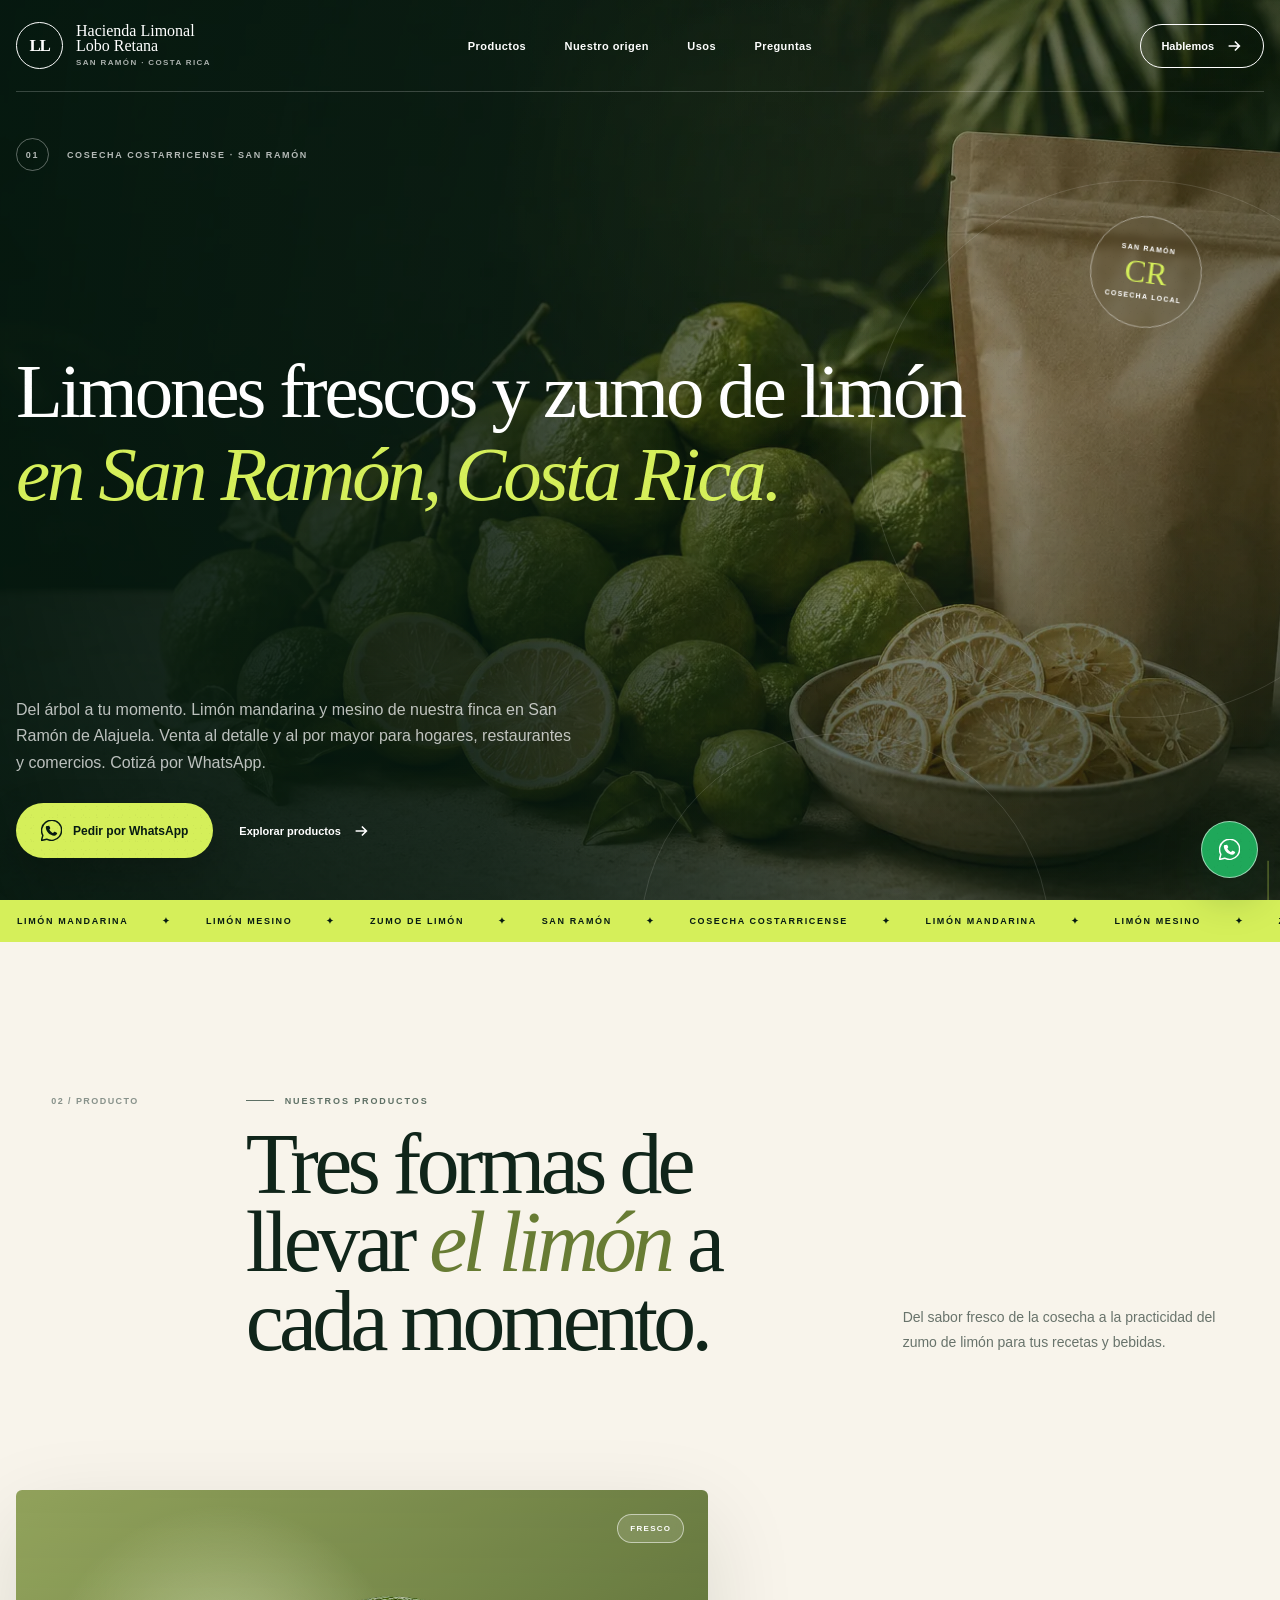
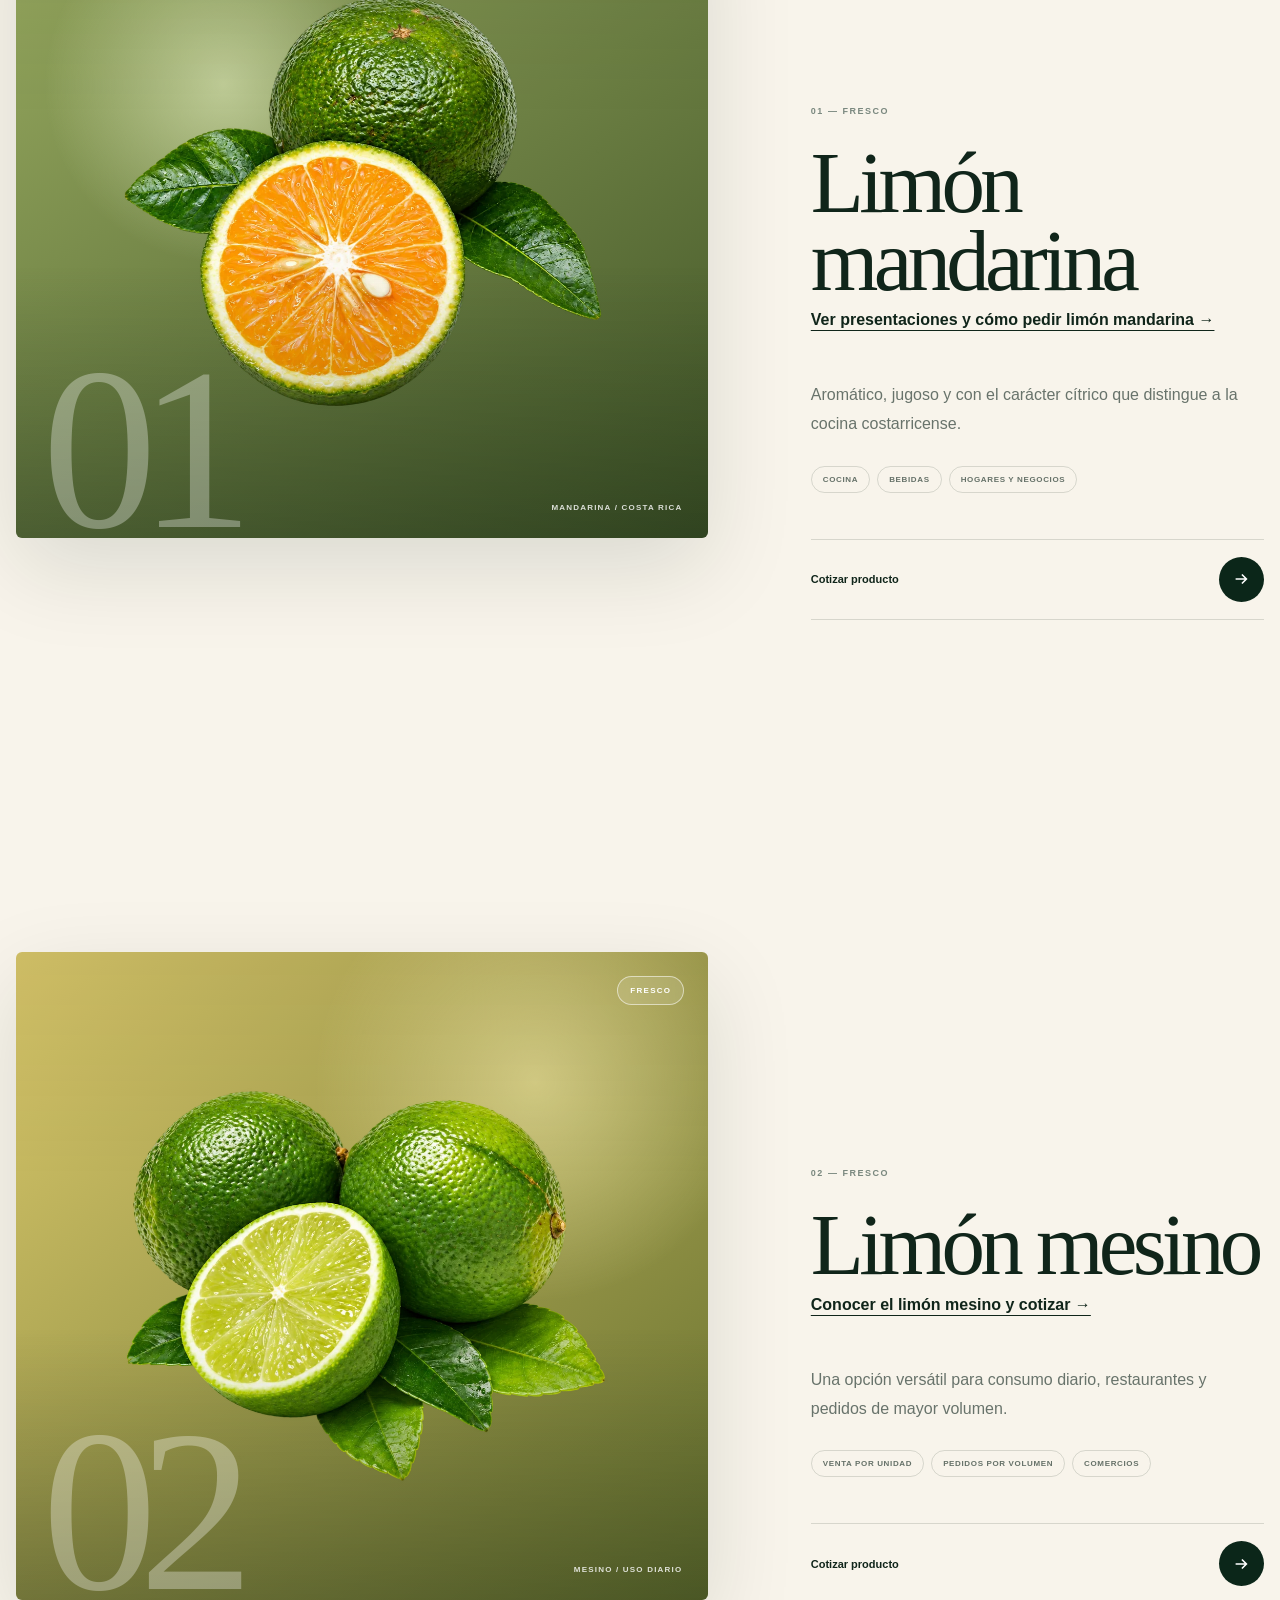
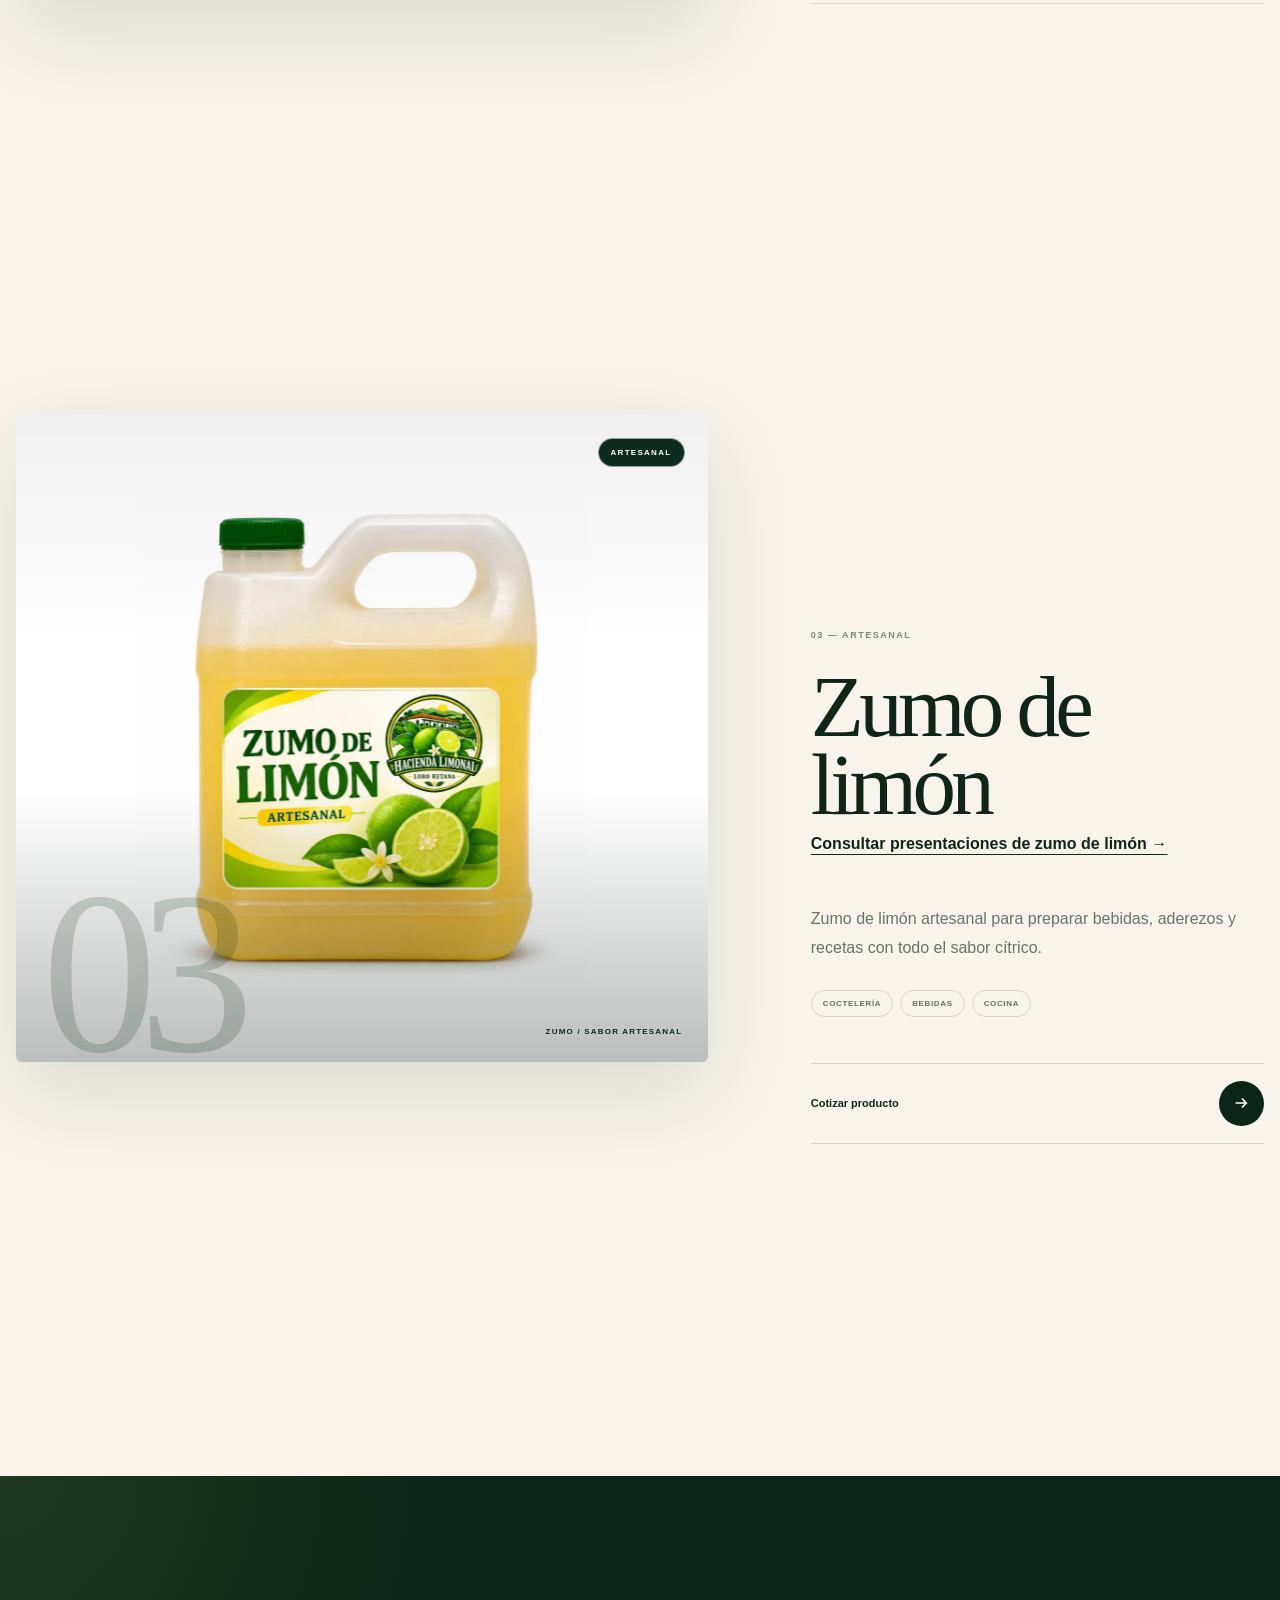
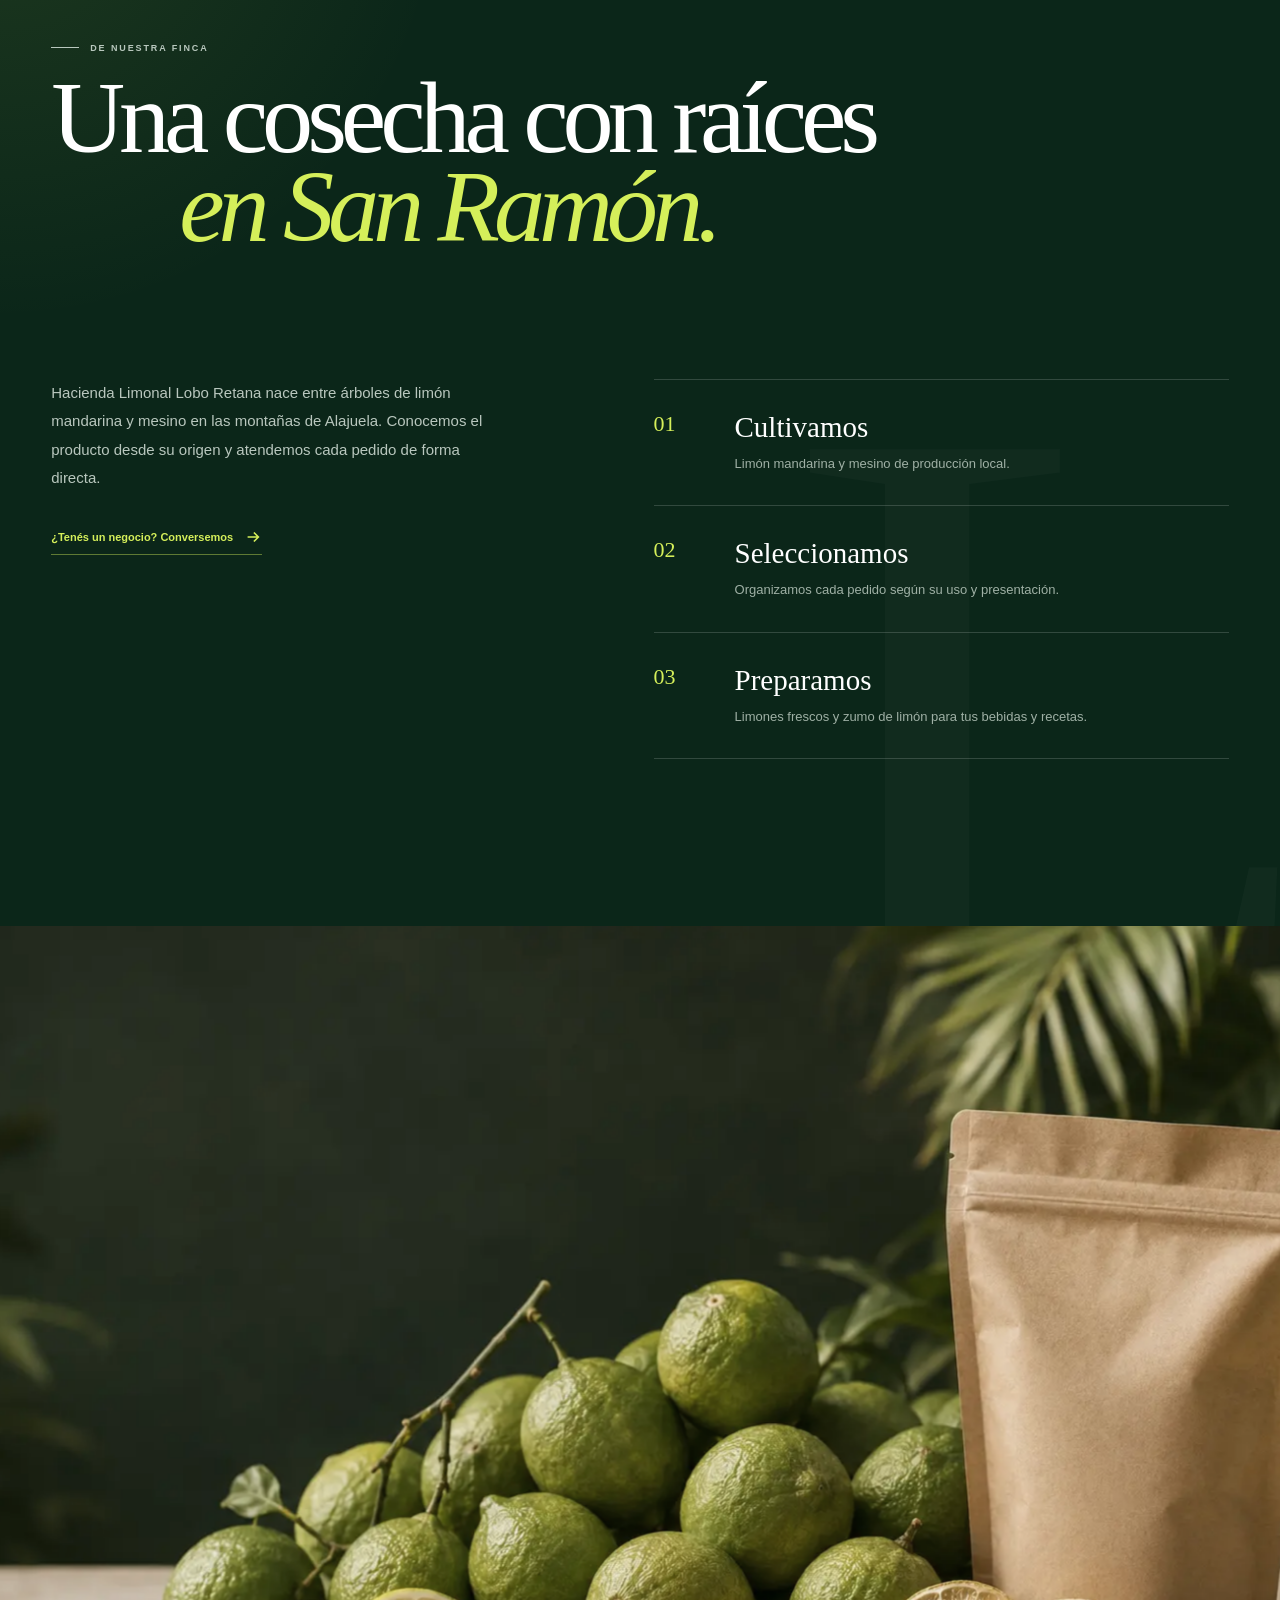
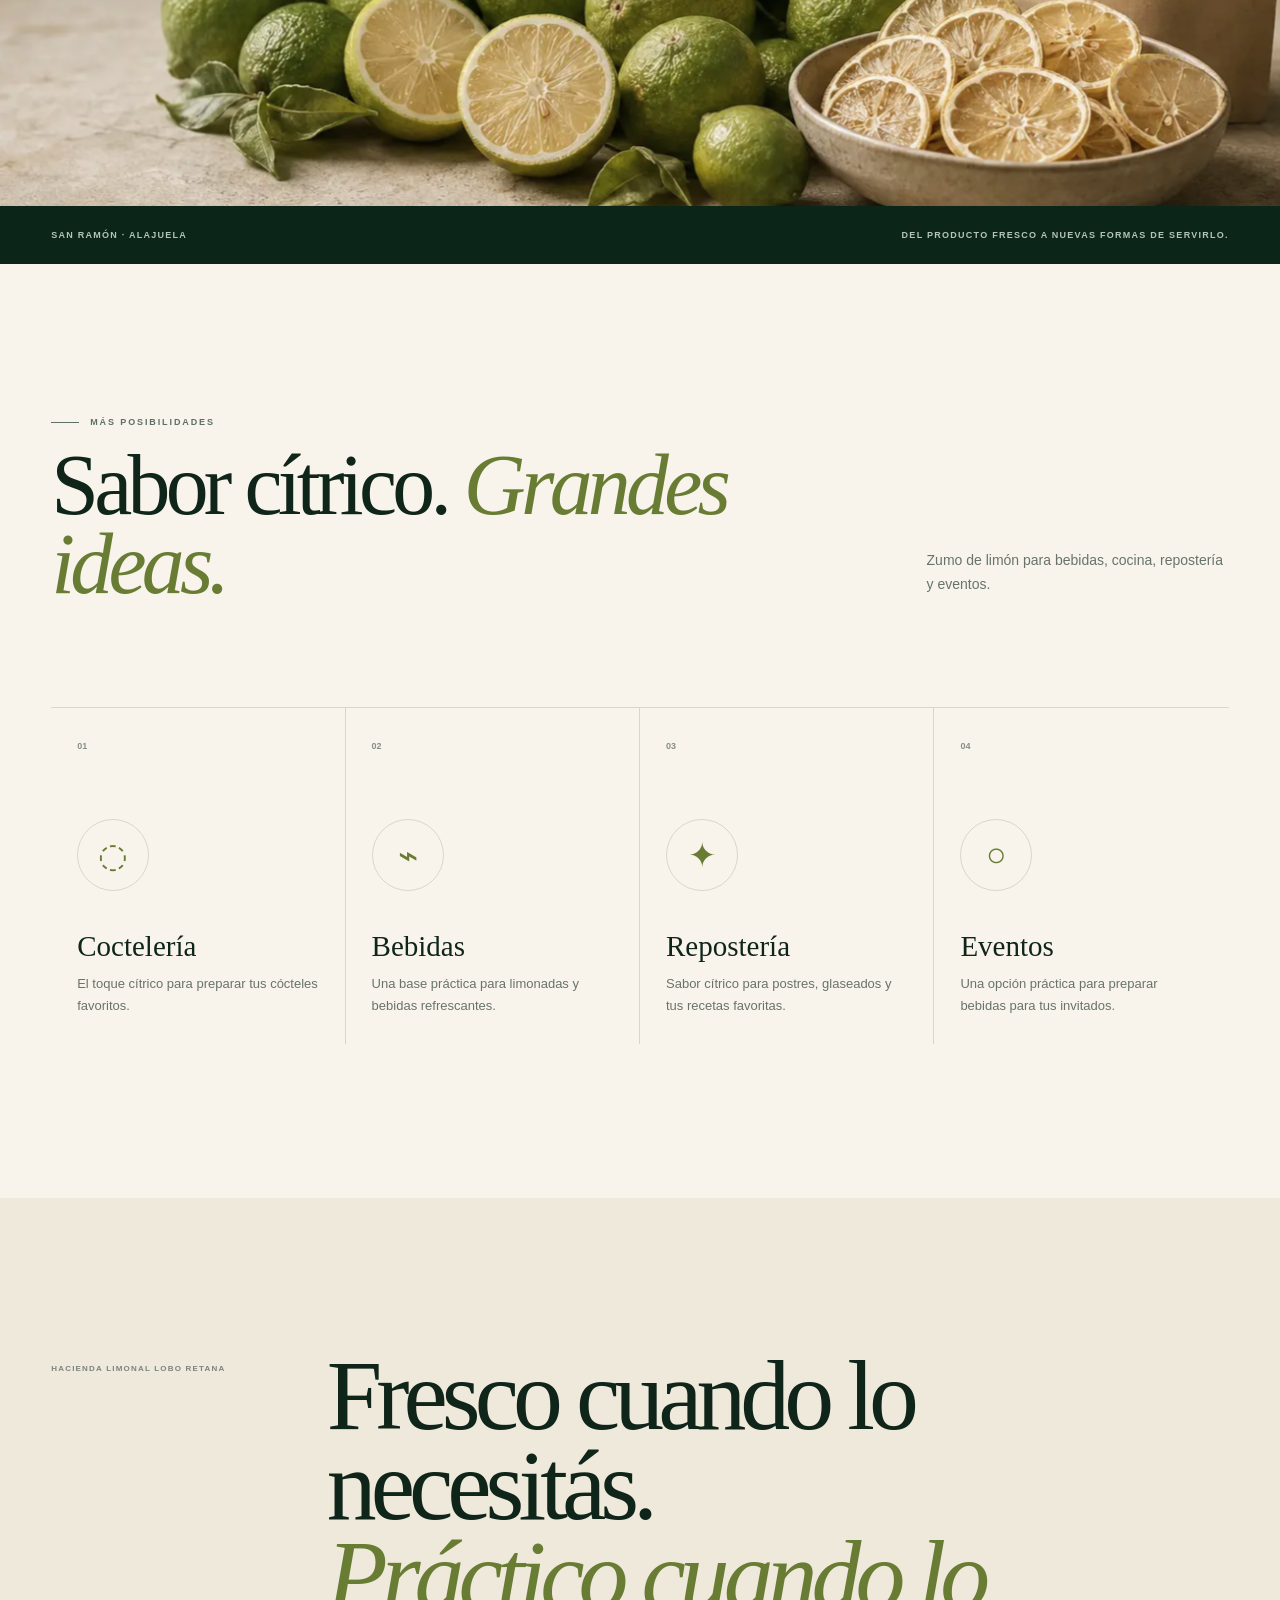
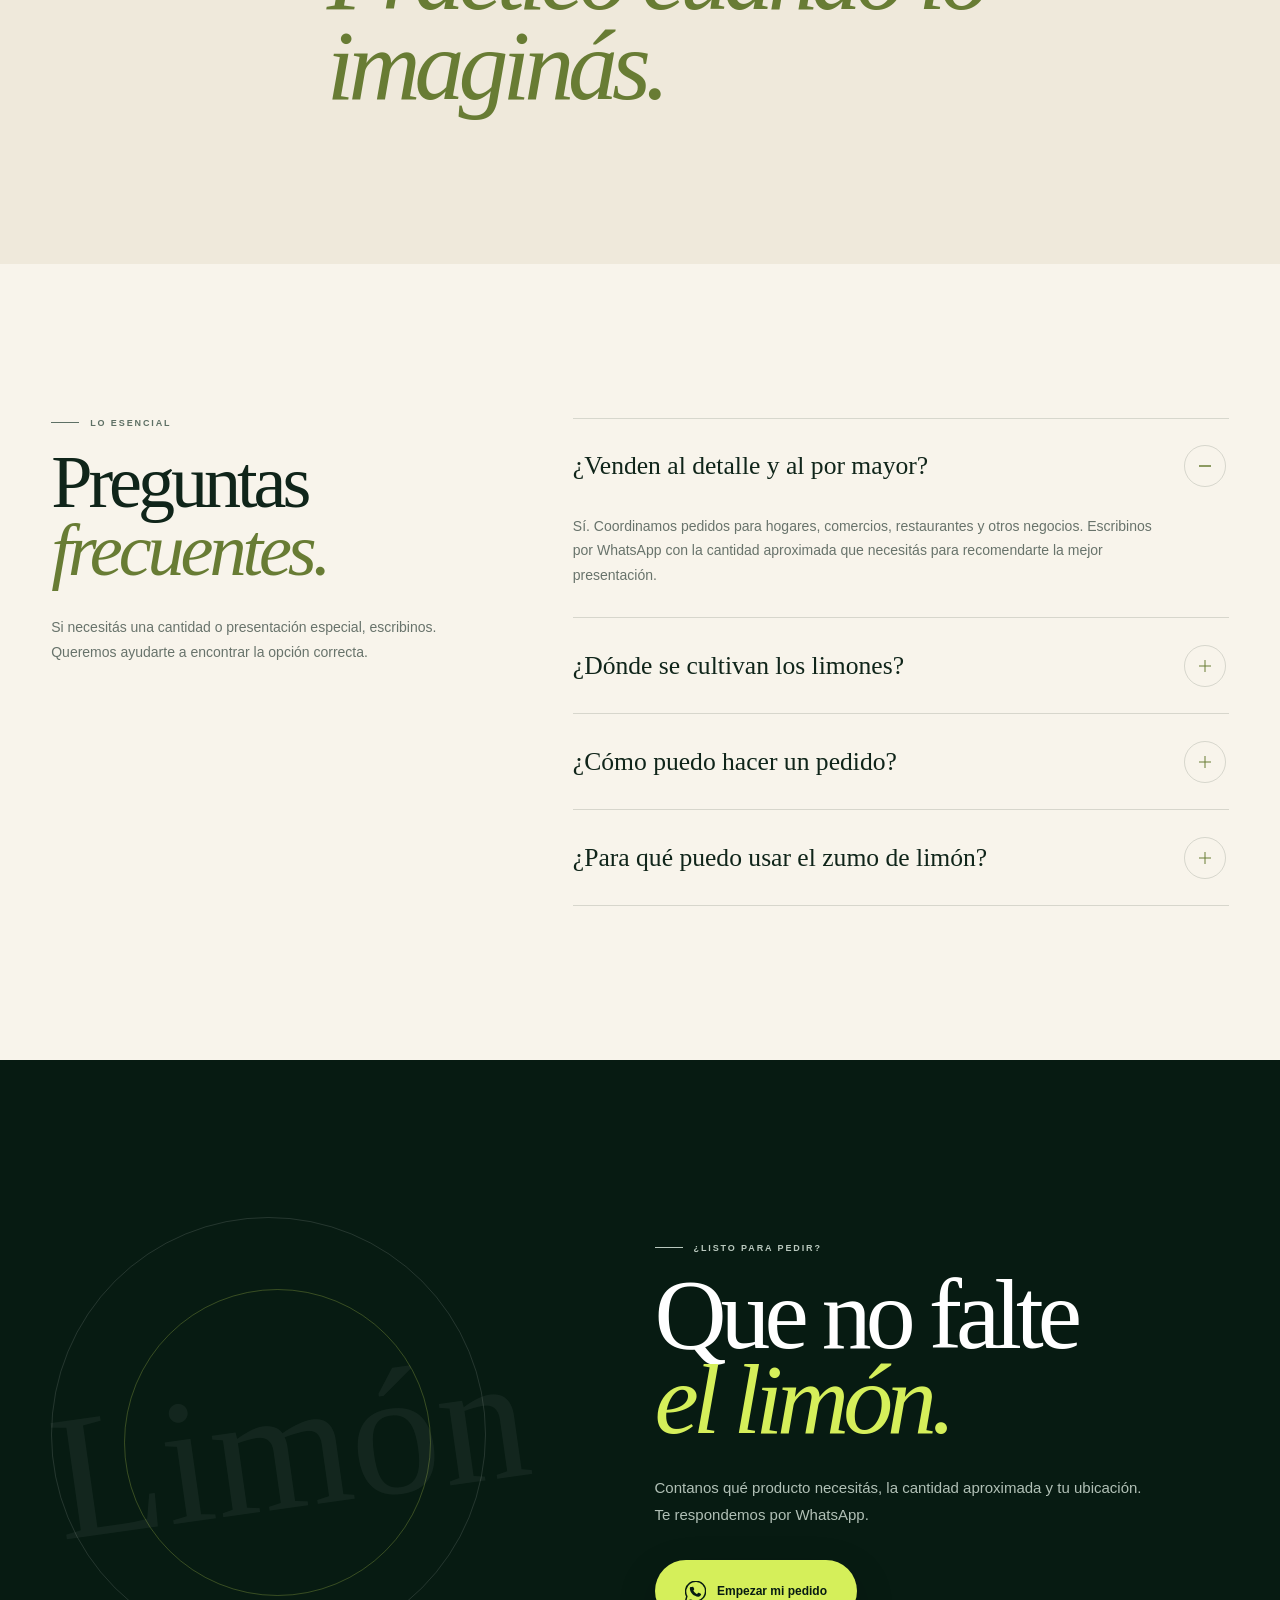
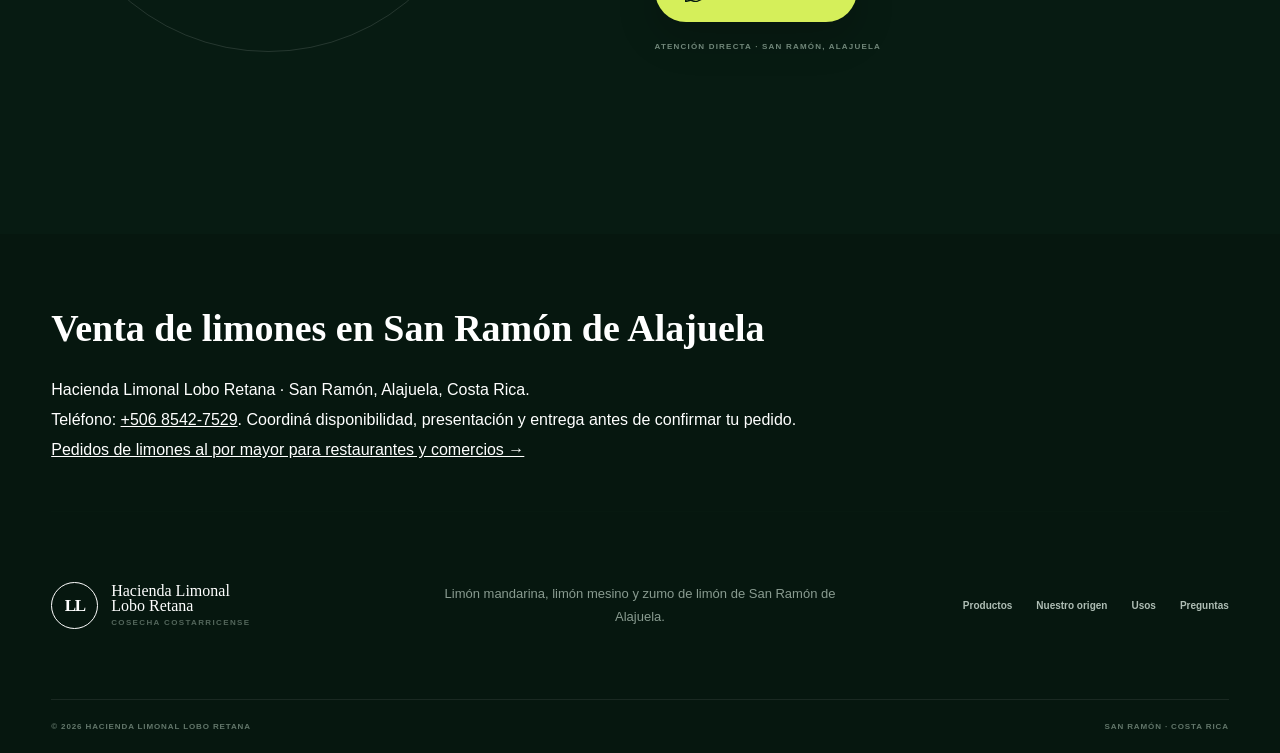
<file: index.html>
<!DOCTYPE html>
<html lang="es">
  <head>
    <script async src="https://www.googletagmanager.com/gtm.js?id=GTM-TPG2V5WD"></script>
<script>
  window.dataLayer = window.dataLayer || [];
  function gtag(){dataLayer.push(arguments);}
  gtag('js', new Date());
</script>
    <meta charset="UTF-8" />
    <meta name="viewport" content="width=device-width, initial-scale=1.0" />

    <meta
      name="description"
      content="Comprá limón mandarina, limón mesino y zumo de limón en San Ramón de Alajuela. Venta al detalle y al por mayor. Cotizá con Lobo Retana."
    />

    <meta name="theme-color" content="#0d2c1d" />

    <title>
      Venta de limones en San Ramón | Lobo Retana
    </title>
    <link rel="canonical" href="https://limonesloboretana.com/" />
    <meta property="og:type" content="website" />
    <meta property="og:locale" content="es_CR" />
    <meta property="og:title" content="Venta de limones en San Ramón | Lobo Retana" />
    <meta property="og:description" content="Limón mandarina, mesino y zumo de limón. Pedidos al detalle y al por mayor en San Ramón de Alajuela." />
    <meta property="og:url" content="https://limonesloboretana.com/" />
    <meta property="og:image" content="https://limonesloboretana.com/assets/lemon-hero.webp" />
    <meta name="twitter:card" content="summary_large_image" />
    <script type="application/ld+json">
    {"@context":"https://schema.org","@type":"Organization","@id":"https://limonesloboretana.com/#organization","name":"Hacienda Limonal Lobo Retana","alternateName":"Limones Lobo Retana","url":"https://limonesloboretana.com/","telephone":"+50685427529","description":"Producción de limón mandarina, limón mesino y zumo de limón en San Ramón de Alajuela, Costa Rica."}
    </script>

    <link rel="preload" href="assets/lemon-hero.webp" as="image" />

    <link rel="stylesheet" href="styles.css" />
    <link rel="stylesheet" href="seo-pages.css" />
    <script src="script.js" defer></script>
    <noscript><style>.reveal,.reveal-text{opacity:1;transform:none}[data-image-reveal]{clip-path:none}</style></noscript>
  </head>

  <body>
    <a class="skip-link" href="#contenido">Saltar al contenido</a>

    <div class="page-noise" aria-hidden="true"></div>

    <header class="site-header" data-header>
      <div class="header-inner">
        <a
          class="brand"
          href="#inicio"
          aria-label="Hacienda Limonal Lobo Retana, inicio"
        >
          <span class="brand-mark" aria-hidden="true">
            <span>LL</span>
          </span>

          <span class="brand-copy">
            <strong>Hacienda Limonal<br />Lobo Retana</strong>
            <small>San Ramón · Costa Rica</small>
          </span>
        </a>

        <nav class="desktop-nav" aria-label="Navegación principal">
          <a href="#productos">Productos</a>
          <a href="#origen">Nuestro origen</a>
          <a href="#posibilidades">Usos</a>
          <a href="#preguntas">Preguntas</a>
        </nav>

        <a
          class="header-cta whatsapp-link magnetic"
          href="https://wa.me/50685427529"
          data-message="Hola, me gustaría conocer más sobre los productos de Hacienda Limonal Lobo Retana."
          target="_blank"
          rel="noreferrer"
        >
          <span>Hablemos</span>

          <svg
            aria-hidden="true"
            viewBox="0 0 20 20"
            fill="none"
            class="arrow-icon"
          >
            <path
              d="M4 10h11M11 5l5 5-5 5"
              stroke="currentColor"
              stroke-width="1.8"
            />
          </svg>
        </a>

        <button
          class="menu-toggle"
          type="button"
          aria-label="Abrir menú"
          aria-controls="mobile-navigation"
          aria-expanded="false"
        >
          <span></span>
          <span></span>
          <span></span>
        </button>
      </div>

      <nav
        class="mobile-nav"
        id="mobile-navigation"
        aria-label="Navegación móvil"
      >
        <div class="mobile-nav-number">01 — Navegación</div>

        <a href="#productos">
          <span>Productos</span>
          <span aria-hidden="true">↗</span>
        </a>

        <a href="#origen">
          <span>Nuestro origen</span>
          <span aria-hidden="true">↗</span>
        </a>

        <a href="#posibilidades">
          <span>Usos</span>
          <span aria-hidden="true">↗</span>
        </a>

        <a href="#preguntas">
          <span>Preguntas</span>
          <span aria-hidden="true">↗</span>
        </a>

        <a
          class="mobile-order whatsapp-link"
          href="https://wa.me/50685427529"
          data-message="Hola, quiero hacer un pedido de limón. ¿Me pueden ayudar?"
          target="_blank"
          rel="noreferrer"
        >
          Pedir por WhatsApp
        </a>

        <p>San Ramón · Alajuela · Costa Rica</p>
      </nav>
    </header>

    <main id="contenido">
      <section class="hero" id="inicio">
        <div class="hero-media" data-parallax-scene>
          <img
            class="hero-image"
            width="1536" height="1024" fetchpriority="high"
            src="assets/lemon-hero.webp"
            alt="Limones frescos de Costa Rica"
            data-depth="0.04"
          />

          <div class="hero-shade"></div>
          <div class="hero-grain"></div>

          <div class="hero-orbit hero-orbit-one" aria-hidden="true"></div>
          <div class="hero-orbit hero-orbit-two" aria-hidden="true"></div>
        </div>

        <div class="hero-shell">
          <div class="hero-kicker reveal">
            <span>01</span>
            <p>Cosecha costarricense · San Ramón</p>
          </div>

          <div class="hero-title-wrap">
            <h1 class="hero-title seo-hero-title">Limones frescos y zumo de limón<br /><em>en San Ramón, Costa Rica.</em></h1>
          </div>

          <div class="hero-bottom">
            <div class="hero-intro reveal">
              <p>
                Del árbol a tu momento. Limón mandarina y mesino de nuestra finca
                en San Ramón de Alajuela. Venta al detalle y al por mayor para
                hogares, restaurantes y comercios. Cotizá por WhatsApp.
              </p>

              <div class="hero-actions">
                <a
                  class="button button-lime whatsapp-link magnetic"
                  href="https://wa.me/50685427529"
                  data-message="Hola, quiero hacer un pedido de limón. ¿Me pueden ayudar?"
                  target="_blank"
                  rel="noreferrer"
                >
                  <svg
                    aria-hidden="true"
                    viewBox="0 0 24 24"
                    fill="none"
                    class="whatsapp-icon"
                  >
                    <path
                      d="M20.4 3.7A11.6 11.6 0 0 0 2.1 17.6L.5 23.5l6-1.6A11.6 11.6 0 0 0 20.4 3.7Z"
                      stroke="currentColor"
                      stroke-width="1.7"
                      stroke-linejoin="round"
                    />
                    <path
                      d="M8.2 6.8c.3-.3.8-.4 1.1-.1l1.2 2.1c.2.3.1.7-.1 1l-.6.7c-.2.2-.2.5-.1.7.8 1.6 2 2.8 3.7 3.6.2.1.5.1.7-.1l.8-1c.2-.3.6-.4.9-.2l2.2 1c.4.2.5.6.4 1-.4 1.5-1.8 2.5-3.4 2.4-4.8-.3-9-4.2-9.5-9-.1-.9.2-1.6.7-2.1Z"
                      fill="currentColor"
                    />
                  </svg>

                  <span>Pedir por WhatsApp</span>
                </a>

                <a class="hero-text-link" href="#productos">
                  Explorar productos

                  <svg
                    aria-hidden="true"
                    viewBox="0 0 20 20"
                    fill="none"
                    class="arrow-icon"
                  >
                    <path
                      d="M4 10h11M11 5l5 5-5 5"
                      stroke="currentColor"
                      stroke-width="1.8"
                    />
                  </svg>
                </a>
              </div>
            </div>

            <div class="hero-meta reveal">
              <span>Producción local</span>
              <span>Pedidos por volumen</span>
              <span>Atención directa</span>
            </div>
          </div>

          <a class="scroll-indicator" href="#productos">
            <span>Descubrir</span>
            <span class="scroll-line" aria-hidden="true"></span>
          </a>

          <div class="hero-seal" aria-hidden="true">
            <span>San Ramón</span>
            <strong>CR</strong>
            <span>Cosecha local</span>
          </div>
        </div>
      </section>

      <section class="marquee" aria-label="Productos disponibles">
        <div class="marquee-track">
          <div class="marquee-group">
            <span>Limón mandarina</span>
            <i>✦</i>
            <span>Limón mesino</span>
            <i>✦</i>
            <span>Zumo de limón</span>
            <i>✦</i>
            <span>San Ramón</span>
            <i>✦</i>
            <span>Cosecha costarricense</span>
            <i>✦</i>
          </div>

          <div class="marquee-group" aria-hidden="true">
            <span>Limón mandarina</span>
            <i>✦</i>
            <span>Limón mesino</span>
            <i>✦</i>
            <span>Zumo de limón</span>
            <i>✦</i>
            <span>San Ramón</span>
            <i>✦</i>
            <span>Cosecha costarricense</span>
            <i>✦</i>
          </div>
        </div>
      </section>

      <section class="editorial-intro section-shell">
        <div class="editorial-index reveal">02 / Producto</div>

        <div class="editorial-heading">
          <p class="eyebrow reveal">
            <span></span>
            Nuestros productos
          </p>

          <h2 class="display-heading reveal-text">
            Tres formas de llevar
            <em>el limón</em>
            a cada momento.
          </h2>
        </div>

        <p class="editorial-copy reveal">
          Del sabor fresco de la cosecha a la practicidad del zumo de limón
          para tus recetas y bebidas.
        </p>
      </section>

      <section class="product-story" id="productos">
        <article class="product-chapter product-mandarina">
          <div class="product-sticky">
            <div class="product-visual tilt-card" data-tilt>
              <div class="product-background"></div>

              <img
                src="assets/mandarina-960.webp"
                width="960" height="960"
                srcset="assets/mandarina-480.webp 480w, assets/mandarina-960.webp 960w"
                sizes="(max-width: 880px) 90vw, 45vw"
                alt="Limón mandarina"
                class="product-image product-image-mandarina"
                loading="lazy"
                decoding="async"
              />

              <div class="product-number" aria-hidden="true">01</div>

              <div class="product-category">Fresco</div>

              <div class="product-visual-label" aria-hidden="true">
                Mandarina / Costa Rica
              </div>
            </div>
          </div>

          <div class="product-copy reveal">
            <p class="chapter-index">01 — Fresco</p>

            <h3>Limón mandarina</h3>
            <a class="seo-detail-link" href="/limon-mandarina/">Ver presentaciones y cómo pedir limón mandarina →</a>

            <p class="product-description">
              Aromático, jugoso y con el carácter cítrico que distingue a la
              cocina costarricense.
            </p>

            <div class="product-tags" aria-label="Usos">
              <span>Cocina</span>
              <span>Bebidas</span>
              <span>Hogares y negocios</span>
            </div>

            <a
              class="product-link whatsapp-link magnetic"
              href="https://wa.me/50685427529"
              data-message="Hola, me interesa cotizar limón mandarina fresco. ¿Me pueden compartir disponibilidad y presentaciones?"
              target="_blank"
              rel="noreferrer"
            >
              <span>Cotizar producto</span>

              <span class="link-circle" aria-hidden="true">
                <svg viewBox="0 0 20 20" fill="none" class="arrow-icon">
                  <path
                    d="M4 10h11M11 5l5 5-5 5"
                    stroke="currentColor"
                    stroke-width="1.8"
                  />
                </svg>
              </span>
            </a>
          </div>
        </article>

        <article class="product-chapter product-mesino">
          <div class="product-sticky">
            <div class="product-visual tilt-card" data-tilt>
              <div class="product-background"></div>

              <img
                src="assets/mesino-960.webp"
                width="960" height="960"
                srcset="assets/mesino-480.webp 480w, assets/mesino-960.webp 960w"
                sizes="(max-width: 880px) 90vw, 45vw"
                alt="Limón mesino"
                class="product-image product-image-mesino"
                loading="lazy"
                decoding="async"
              />

              <div class="product-number" aria-hidden="true">02</div>

              <div class="product-category">Fresco</div>

              <div class="product-visual-label" aria-hidden="true">
                Mesino / Uso diario
              </div>
            </div>
          </div>

          <div class="product-copy reveal">
            <p class="chapter-index">02 — Fresco</p>

            <h3>Limón mesino</h3>
            <a class="seo-detail-link" href="/limon-mesino/">Conocer el limón mesino y cotizar →</a>

            <p class="product-description">
              Una opción versátil para consumo diario, restaurantes y pedidos
              de mayor volumen.
            </p>

            <div class="product-tags" aria-label="Características">
              <span>Venta por unidad</span>
              <span>Pedidos por volumen</span>
              <span>Comercios</span>
            </div>

            <a
              class="product-link whatsapp-link magnetic"
              href="https://wa.me/50685427529"
              data-message="Hola, me interesa cotizar limón mesino fresco. ¿Me pueden compartir disponibilidad y presentaciones?"
              target="_blank"
              rel="noreferrer"
            >
              <span>Cotizar producto</span>

              <span class="link-circle" aria-hidden="true">
                <svg viewBox="0 0 20 20" fill="none" class="arrow-icon">
                  <path
                    d="M4 10h11M11 5l5 5-5 5"
                    stroke="currentColor"
                    stroke-width="1.8"
                  />
                </svg>
              </span>
            </a>
          </div>
        </article>

        <article class="product-chapter product-zumo">
          <div class="product-sticky">
            <div class="product-visual tilt-card" data-tilt>
              <div class="product-background"></div>

              <img
                src="assets/zumo-960.webp"
                width="960" height="1050"
                srcset="assets/zumo-480.webp 480w, assets/zumo-960.webp 960w"
                sizes="(max-width: 880px) 90vw, 45vw"
                alt="Zumo de limón artesanal"
                class="product-image product-image-zumo"
                loading="lazy"
                decoding="async"
              />

              <div class="product-number" aria-hidden="true">03</div>

              <div class="product-category">Artesanal</div>

              <div class="product-visual-label" aria-hidden="true">
                Zumo / Sabor artesanal
              </div>
            </div>
          </div>

          <div class="product-copy reveal">
            <p class="chapter-index">03 — Artesanal</p>

            <h3>Zumo de limón</h3>
            <a class="seo-detail-link" href="/zumo-de-limon/">Consultar presentaciones de zumo de limón →</a>

            <p class="product-description">
              Zumo de limón artesanal para preparar bebidas, aderezos y
              recetas con todo el sabor cítrico.
            </p>

            <div class="product-tags" aria-label="Usos">
              <span>Coctelería</span>
              <span>Bebidas</span>
              <span>Cocina</span>
            </div>

            <a
              class="product-link whatsapp-link magnetic"
              href="https://wa.me/50685427529"
              data-message="Hola, me interesa cotizar zumo de limón. ¿Me pueden compartir presentaciones y precios?"
              target="_blank"
              rel="noreferrer"
            >
              <span>Cotizar producto</span>

              <span class="link-circle" aria-hidden="true">
                <svg viewBox="0 0 20 20" fill="none" class="arrow-icon">
                  <path
                    d="M4 10h11M11 5l5 5-5 5"
                    stroke="currentColor"
                    stroke-width="1.8"
                  />
                </svg>
              </span>
            </a>
          </div>
        </article>
      </section>

      <section class="origin-section" id="origen">
        <div class="origin-decoration" aria-hidden="true">L</div>

        <div class="origin-shell section-shell">
          <div class="origin-heading">
            <p class="eyebrow eyebrow-light reveal">
              <span></span>
              De nuestra finca
            </p>

            <h2 class="reveal-text">
              Una cosecha con raíces
              <em>en San Ramón.</em>
            </h2>
          </div>

          <div class="origin-layout">
            <div class="origin-copy reveal">
              <p>
                Hacienda Limonal Lobo Retana nace entre árboles de limón mandarina
                y mesino en las montañas de Alajuela. Conocemos el producto
                desde su origen y atendemos cada pedido de forma directa.
              </p>

              <a
                class="light-link whatsapp-link"
                href="https://wa.me/50685427529"
                data-message="Hola, quisiera conversar sobre un pedido para mi negocio."
                target="_blank"
                rel="noreferrer"
              >
                <span>¿Tenés un negocio? Conversemos</span>

                <svg
                  aria-hidden="true"
                  viewBox="0 0 20 20"
                  fill="none"
                  class="arrow-icon"
                >
                  <path
                    d="M4 10h11M11 5l5 5-5 5"
                    stroke="currentColor"
                    stroke-width="1.8"
                  />
                </svg>
              </a>
            </div>

            <ol class="process-list">
              <li class="reveal">
                <span class="process-number">01</span>

                <div>
                  <h3>Cultivamos</h3>
                  <p>Limón mandarina y mesino de producción local.</p>
                </div>
              </li>

              <li class="reveal">
                <span class="process-number">02</span>

                <div>
                  <h3>Seleccionamos</h3>
                  <p>
                    Organizamos cada pedido según su uso y presentación.
                  </p>
                </div>
              </li>

              <li class="reveal">
                <span class="process-number">03</span>

                <div>
                  <h3>Preparamos</h3>
                  <p>
                    Limones frescos y zumo de limón para tus bebidas y recetas.
                  </p>
                </div>
              </li>
            </ol>
          </div>
        </div>
      </section>

      <section class="image-break" aria-label="Cosecha de limón">
        <div class="image-break-media" data-image-reveal>
          <img
            src="assets/lemon-hero.webp"
            alt="Cosecha de limones verdes frescos"
            width="1536" height="1024" loading="lazy" decoding="async"
          />
        </div>

        <div class="image-break-caption section-shell">
          <span class="reveal">San Ramón · Alajuela</span>
          <p class="reveal">Del producto fresco a nuevas formas de servirlo.</p>
        </div>
      </section>

      <section
        class="possibilities section-shell"
        id="posibilidades"
      >
        <div class="possibilities-heading">
          <div>
            <p class="eyebrow reveal">
              <span></span>
              Más posibilidades
            </p>

            <h2 class="display-heading reveal-text">
              Sabor cítrico.
              <em>Grandes ideas.</em>
            </h2>
          </div>

          <p class="possibilities-copy reveal">
            Zumo de limón para bebidas, cocina, repostería y
            eventos.
          </p>
        </div>

        <div class="possibility-grid">
          <article class="possibility-card reveal">
            <span class="possibility-index">01</span>
            <div class="possibility-symbol" aria-hidden="true">◌</div>
            <h3>Coctelería</h3>
            <p>El toque cítrico para preparar tus cócteles favoritos.</p>
          </article>

          <article class="possibility-card reveal">
            <span class="possibility-index">02</span>
            <div class="possibility-symbol" aria-hidden="true">⌁</div>
            <h3>Bebidas</h3>
            <p>
              Una base práctica para limonadas y bebidas refrescantes.
            </p>
          </article>

          <article class="possibility-card reveal">
            <span class="possibility-index">03</span>
            <div class="possibility-symbol" aria-hidden="true">✦</div>
            <h3>Repostería</h3>
            <p>
              Sabor cítrico para postres, glaseados y tus recetas favoritas.
            </p>
          </article>

          <article class="possibility-card reveal">
            <span class="possibility-index">04</span>
            <div class="possibility-symbol" aria-hidden="true">○</div>
            <h3>Eventos</h3>
            <p>
              Una opción práctica para preparar bebidas para tus invitados.
            </p>
          </article>
        </div>
      </section>

      <section class="manifesto">
        <div class="manifesto-inner section-shell">
          <p class="manifesto-small reveal">
            Hacienda Limonal Lobo Retana
          </p>

          <p class="manifesto-large reveal-text">
            Fresco cuando lo necesitás.
            <em>Práctico cuando lo imaginás.</em>
          </p>
        </div>
      </section>

      <section class="faq section-shell" id="preguntas">
        <div class="faq-intro">
          <p class="eyebrow reveal">
            <span></span>
            Lo esencial
          </p>

          <h2 class="display-heading reveal-text">
            Preguntas
            <em>frecuentes.</em>
          </h2>

          <p class="reveal">
            Si necesitás una cantidad o presentación especial, escribinos.
            Queremos ayudarte a encontrar la opción correcta.
          </p>
        </div>

        <div class="faq-list">
          <details open class="reveal">
            <summary>
              <span>¿Venden al detalle y al por mayor?</span>
              <i aria-hidden="true"></i>
            </summary>

            <div class="faq-answer">
              <p>
                Sí. Coordinamos pedidos para hogares, comercios, restaurantes y
                otros negocios. Escribinos por WhatsApp con la cantidad
                aproximada que necesitás para recomendarte la mejor
                presentación.
              </p>
            </div>
          </details>

          <details class="reveal">
            <summary>
              <span>¿Dónde se cultivan los limones?</span>
              <i aria-hidden="true"></i>
            </summary>

            <div class="faq-answer">
              <p>
                Nuestra producción se encuentra en la zona de San Ramón de
                Alajuela, Costa Rica.
              </p>
            </div>
          </details>

          <details class="reveal">
            <summary>
              <span>¿Cómo puedo hacer un pedido?</span>
              <i aria-hidden="true"></i>
            </summary>

            <div class="faq-answer">
              <p>
                Podés iniciar tu pedido por WhatsApp. Confirmamos disponibilidad,
                cantidad, presentación y la opción de entrega que mejor se
                adapte a vos.
              </p>
            </div>
          </details>

          <details class="reveal">
            <summary>
              <span>¿Para qué puedo usar el zumo de limón?</span>
              <i aria-hidden="true"></i>
            </summary>

            <div class="faq-answer">
              <p>
                Podés usarlo para preparar limonadas, cócteles, aderezos,
                marinados y repostería. Consultanos las presentaciones
                disponibles para tu hogar, negocio o evento.
              </p>
            </div>
          </details>
        </div>
      </section>

      <section class="contact">
        <div class="contact-inner section-shell">
          <div class="contact-art" aria-hidden="true">
            <span class="contact-ring contact-ring-one"></span>
            <span class="contact-ring contact-ring-two"></span>
            <span class="contact-word">Limón</span>
          </div>

          <div class="contact-copy">
            <p class="eyebrow eyebrow-light reveal">
              <span></span>
              ¿Listo para pedir?
            </p>

            <h2 class="reveal-text">
              Que no falte
              <em>el limón.</em>
            </h2>

            <p class="reveal">
              Contanos qué producto necesitás, la cantidad aproximada y tu
              ubicación. Te respondemos por WhatsApp.
            </p>

            <a
              class="button button-lime button-large whatsapp-link magnetic reveal"
              href="https://wa.me/50685427529"
              data-message="Hola, quiero cotizar un pedido. Producto: ____ / Cantidad: ____ / Ubicación: ____"
              target="_blank"
              rel="noreferrer"
            >
              <svg
                aria-hidden="true"
                viewBox="0 0 24 24"
                fill="none"
                class="whatsapp-icon"
              >
                <path
                  d="M20.4 3.7A11.6 11.6 0 0 0 2.1 17.6L.5 23.5l6-1.6A11.6 11.6 0 0 0 20.4 3.7Z"
                  stroke="currentColor"
                  stroke-width="1.7"
                  stroke-linejoin="round"
                />
                <path
                  d="M8.2 6.8c.3-.3.8-.4 1.1-.1l1.2 2.1c.2.3.1.7-.1 1l-.6.7c-.2.2-.2.5-.1.7.8 1.6 2 2.8 3.7 3.6.2.1.5.1.7-.1l.8-1c.2-.3.6-.4.9-.2l2.2 1c.4.2.5.6.4 1-.4 1.5-1.8 2.5-3.4 2.4-4.8-.3-9-4.2-9.5-9-.1-.9.2-1.6.7-2.1Z"
                  fill="currentColor"
                />
              </svg>

              <span>Empezar mi pedido</span>
            </a>

            <small class="contact-note reveal">
              Atención directa · San Ramón, Alajuela
            </small>
          </div>
        </div>
      </section>
    </main>

    <footer class="site-footer">
      <div class="seo-contact section-shell">
        <h2>Venta de limones en San Ramón de Alajuela</h2>
        <p>Hacienda Limonal Lobo Retana · San Ramón, Alajuela, Costa Rica.</p>
        <p>Teléfono: <a href="tel:+50685427529">+506 8542-7529</a>. Coordiná disponibilidad, presentación y entrega antes de confirmar tu pedido.</p>
        <p><a href="/limones-al-por-mayor/">Pedidos de limones al por mayor para restaurantes y comercios →</a></p>
      </div>
      <div class="footer-top section-shell">
        <a
          class="brand brand-light"
          href="#inicio"
          aria-label="Hacienda Limonal Lobo Retana, volver al inicio"
        >
          <span class="brand-mark" aria-hidden="true">
            <span>LL</span>
          </span>

          <span class="brand-copy">
            <strong>Hacienda Limonal<br />Lobo Retana</strong>
            <small>Cosecha costarricense</small>
          </span>
        </a>

        <p>
          Limón mandarina, limón mesino y zumo de limón de San Ramón de Alajuela.
        </p>

        <nav class="footer-links" aria-label="Navegación secundaria">
          <a href="#productos">Productos</a>
          <a href="#origen">Nuestro origen</a>
          <a href="#posibilidades">Usos</a>
          <a href="#preguntas">Preguntas</a>
        </nav>
      </div>

      <div class="footer-bottom section-shell">
        <span>
          © <span id="current-year">2026</span>
          Hacienda Limonal Lobo Retana
        </span>

        <span>San Ramón · Costa Rica</span>
      </div>
    </footer>

    <a
      class="floating-whatsapp whatsapp-link"
      href="https://wa.me/50685427529"
      data-message="Hola, me gustaría hacer un pedido."
      target="_blank"
      rel="noreferrer"
      aria-label="Escribir a Hacienda Limonal Lobo Retana por WhatsApp"
    >
      <svg
        aria-hidden="true"
        viewBox="0 0 24 24"
        fill="none"
        class="whatsapp-icon"
      >
        <path
          d="M20.4 3.7A11.6 11.6 0 0 0 2.1 17.6L.5 23.5l6-1.6A11.6 11.6 0 0 0 20.4 3.7Z"
          stroke="currentColor"
          stroke-width="1.7"
          stroke-linejoin="round"
        />
        <path
          d="M8.2 6.8c.3-.3.8-.4 1.1-.1l1.2 2.1c.2.3.1.7-.1 1l-.6.7c-.2.2-.2.5-.1.7.8 1.6 2 2.8 3.7 3.6.2.1.5.1.7-.1l.8-1c.2-.3.6-.4.9-.2l2.2 1c.4.2.5.6.4 1-.4 1.5-1.8 2.5-3.4 2.4-4.8-.3-9-4.2-9.5-9-.1-.9.2-1.6.7-2.1Z"
          fill="currentColor"
        />
      </svg>
    </a>
  </body>
</html>
</file>
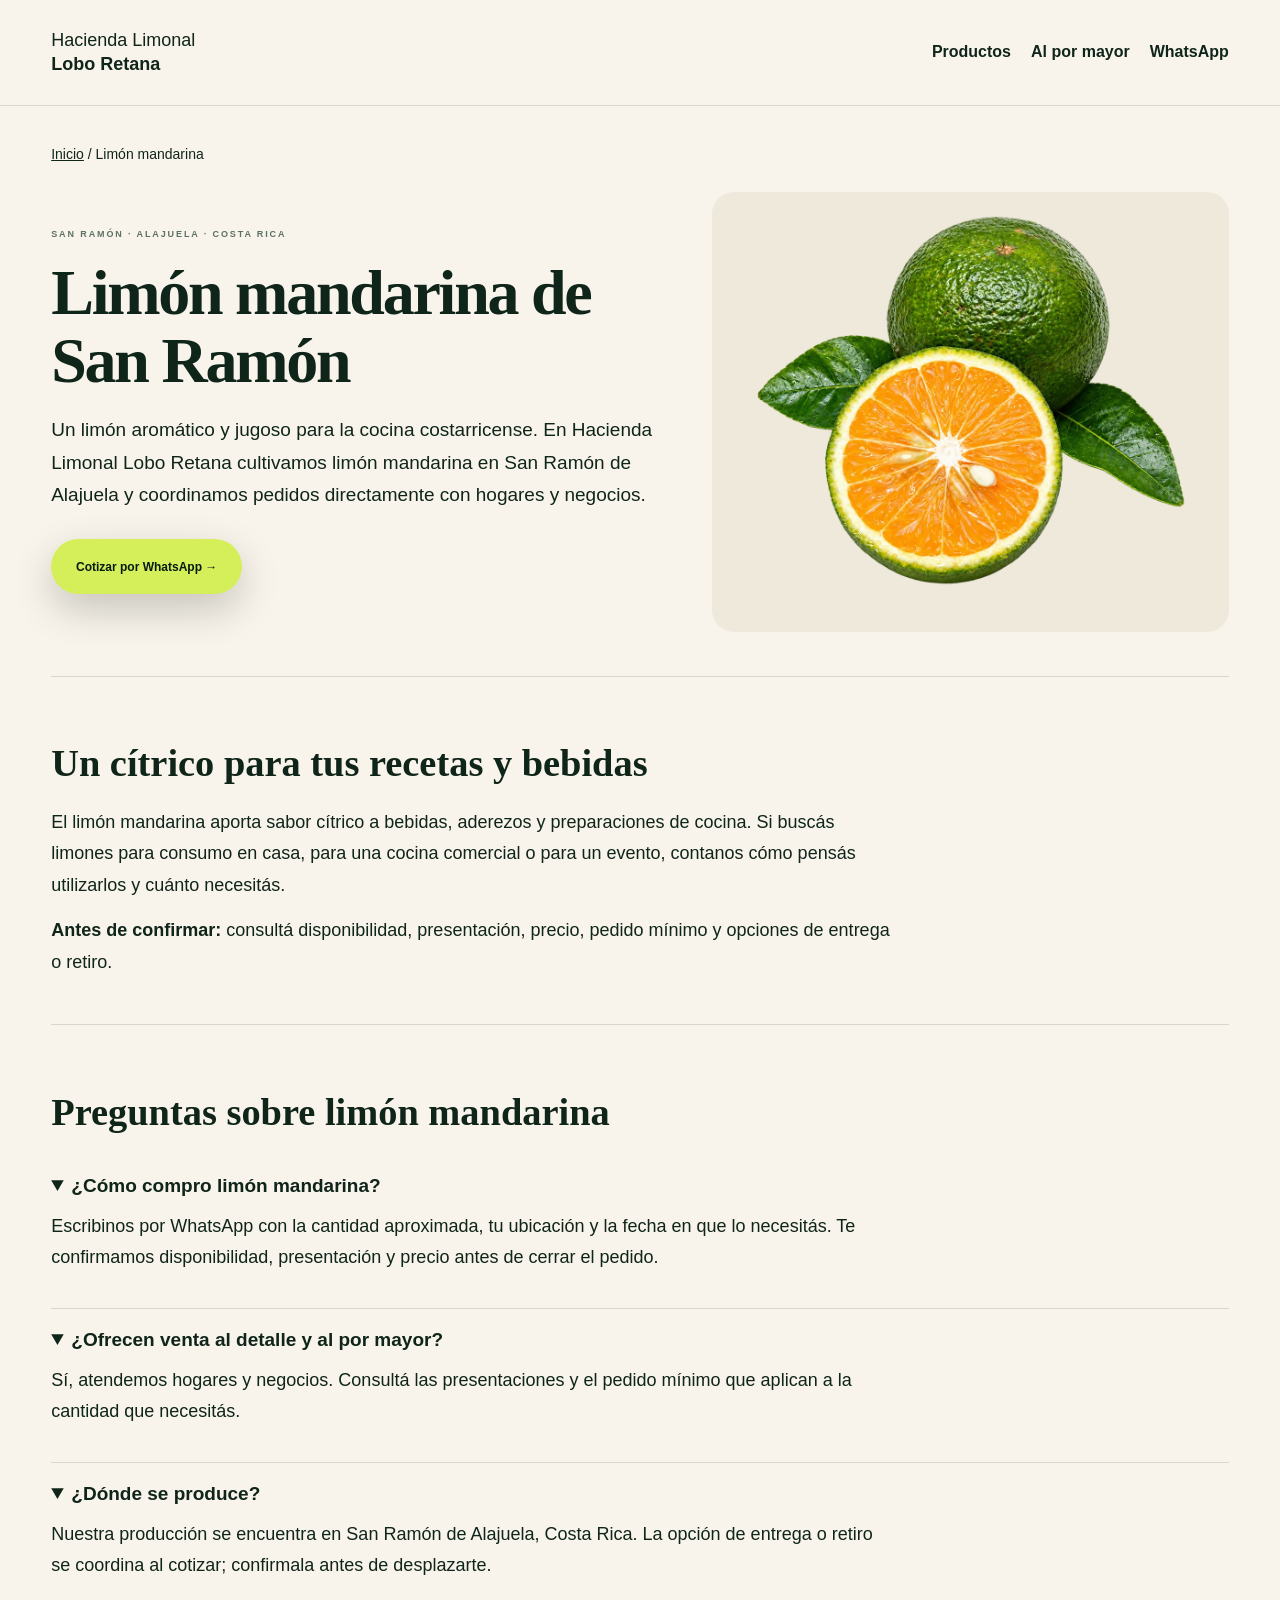
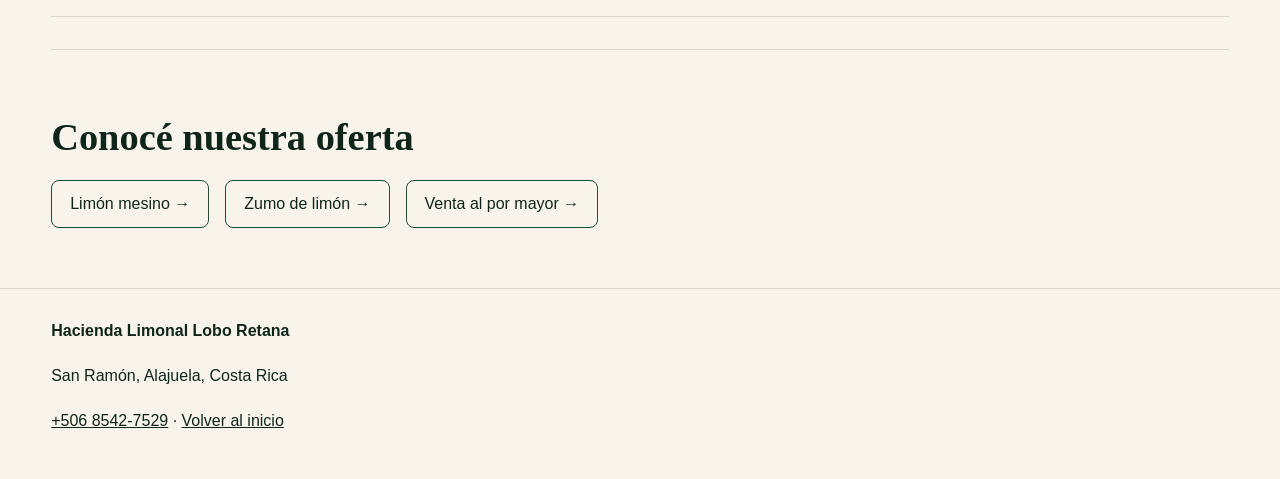
<file: limon-mandarina/index.html>
<!doctype html>
<html lang="es">
<head>
<meta charset="utf-8">
<meta name="viewport" content="width=device-width,initial-scale=1">
<title>Limón mandarina en San Ramón, Costa Rica | Lobo Retana</title>
<meta name="description" content="Un limón aromático y jugoso para la cocina costarricense. En Hacienda Limonal Lobo Retana cultivamos limón mandarina en San Ramón de Alajuela y coordinamos pedidos directamente con hogares y negocios.">
<meta name="theme-color" content="#0d2c1d">
<link rel="canonical" href="https://limonesloboretana.com/limon-mandarina/">
<meta property="og:type" content="website">
<meta property="og:locale" content="es_CR">
<meta property="og:title" content="Limón mandarina en San Ramón, Costa Rica | Lobo Retana">
<meta property="og:description" content="Un limón aromático y jugoso para la cocina costarricense. En Hacienda Limonal Lobo Retana cultivamos limón mandarina en San Ramón de Alajuela y coordinamos pedidos directamente con hogares y negocios.">
<meta property="og:url" content="https://limonesloboretana.com/limon-mandarina/">
<meta property="og:image" content="https://limonesloboretana.com/assets/mandarina-960.webp">
<meta name="twitter:card" content="summary_large_image">
<link rel="stylesheet" href="/styles.css">
<link rel="stylesheet" href="/seo-pages.css">
<script type="application/ld+json">{"@context":"https://schema.org","@graph":[{"@type":"WebPage","@id":"https://limonesloboretana.com/limon-mandarina/#webpage","url":"https://limonesloboretana.com/limon-mandarina/","name":"Limón mandarina en San Ramón, Costa Rica | Lobo Retana","description":"Un limón aromático y jugoso para la cocina costarricense. En Hacienda Limonal Lobo Retana cultivamos limón mandarina en San Ramón de Alajuela y coordinamos pedidos directamente con hogares y negocios.","inLanguage":"es-CR","publisher":{"@id":"https://limonesloboretana.com/#organization"}},{"@type":"BreadcrumbList","itemListElement":[{"@type":"ListItem","position":1,"name":"Inicio","item":"https://limonesloboretana.com/"},{"@type":"ListItem","position":2,"name":"Limón mandarina","item":"https://limonesloboretana.com/limon-mandarina/"}]}]}</script>
<script src="/script.js" defer></script>
<script async src="https://www.googletagmanager.com/gtm.js?id=GTM-TPG2V5WD"></script>
</head>
<body class="detail-page">
<a class="skip-link" href="#contenido">Saltar al contenido</a>
<header class="detail-header">
<a class="detail-brand" href="/">Hacienda Limonal<br><strong>Lobo Retana</strong></a>
<nav aria-label="Navegación principal"><a href="/#productos">Productos</a><a href="/limones-al-por-mayor/">Al por mayor</a><a href="https://wa.me/50685427529">WhatsApp</a></nav>
</header>
<main id="contenido" class="detail-main">
<nav class="breadcrumbs" aria-label="Ruta de navegación"><a href="/">Inicio</a> / <span aria-current="page">Limón mandarina</span></nav>
<section class="detail-hero">
<div><p class="eyebrow">SAN RAMÓN · ALAJUELA · COSTA RICA</p>
<h1>Limón mandarina de San Ramón</h1><p class="detail-lead">Un limón aromático y jugoso para la cocina costarricense. En Hacienda Limonal Lobo Retana cultivamos limón mandarina en San Ramón de Alajuela y coordinamos pedidos directamente con hogares y negocios.</p>
<a class="button button-lime whatsapp-link" data-message="Hola, me interesa comprar limón mandarina. Necesito cotizar cantidad, presentación y entrega." href="https://wa.me/50685427529?text=Hola%2C%20me%20interesa%20comprar%20lim%C3%B3n%20mandarina.%20Necesito%20cotizar%20cantidad%2C%20presentaci%C3%B3n%20y%20entrega.">Cotizar por WhatsApp →</a></div>
<img width="960" height="960" src="/assets/mandarina-960.webp" srcset="/assets/mandarina-480.webp 480w, /assets/mandarina-960.webp 960w" sizes="(max-width: 760px) 90vw, 40vw" alt="Limón mandarina" fetchpriority="high">
</section>
<section class="detail-info"><h2>Un cítrico para tus recetas y bebidas</h2><p>El limón mandarina aporta sabor cítrico a bebidas, aderezos y preparaciones de cocina. Si buscás limones para consumo en casa, para una cocina comercial o para un evento, contanos cómo pensás utilizarlos y cuánto necesitás.</p>
<p><strong>Antes de confirmar:</strong> consultá disponibilidad, presentación, precio, pedido mínimo y opciones de entrega o retiro.</p></section>
<section class="detail-faq"><h2>Preguntas sobre limón mandarina</h2>
<details open><summary>¿Cómo compro limón mandarina?</summary><p>Escribinos por WhatsApp con la cantidad aproximada, tu ubicación y la fecha en que lo necesitás. Te confirmamos disponibilidad, presentación y precio antes de cerrar el pedido.</p></details>
<details open><summary>¿Ofrecen venta al detalle y al por mayor?</summary><p>Sí, atendemos hogares y negocios. Consultá las presentaciones y el pedido mínimo que aplican a la cantidad que necesitás.</p></details>
<details open><summary>¿Dónde se produce?</summary><p>Nuestra producción se encuentra en San Ramón de Alajuela, Costa Rica. La opción de entrega o retiro se coordina al cotizar; confirmala antes de desplazarte.</p></details>
</section>
<section class="detail-related"><h2>Conocé nuestra oferta</h2><nav aria-label="Productos relacionados"><a href="/limon-mesino/">Limón mesino →</a><a href="/zumo-de-limon/">Zumo de limón →</a><a href="/limones-al-por-mayor/">Venta al por mayor →</a></nav></section>
</main>
<footer class="detail-footer"><strong>Hacienda Limonal Lobo Retana</strong><p>San Ramón, Alajuela, Costa Rica</p><p><a href="tel:+50685427529">+506 8542-7529</a> · <a href="/">Volver al inicio</a></p></footer>
</body>
</html>
</file>
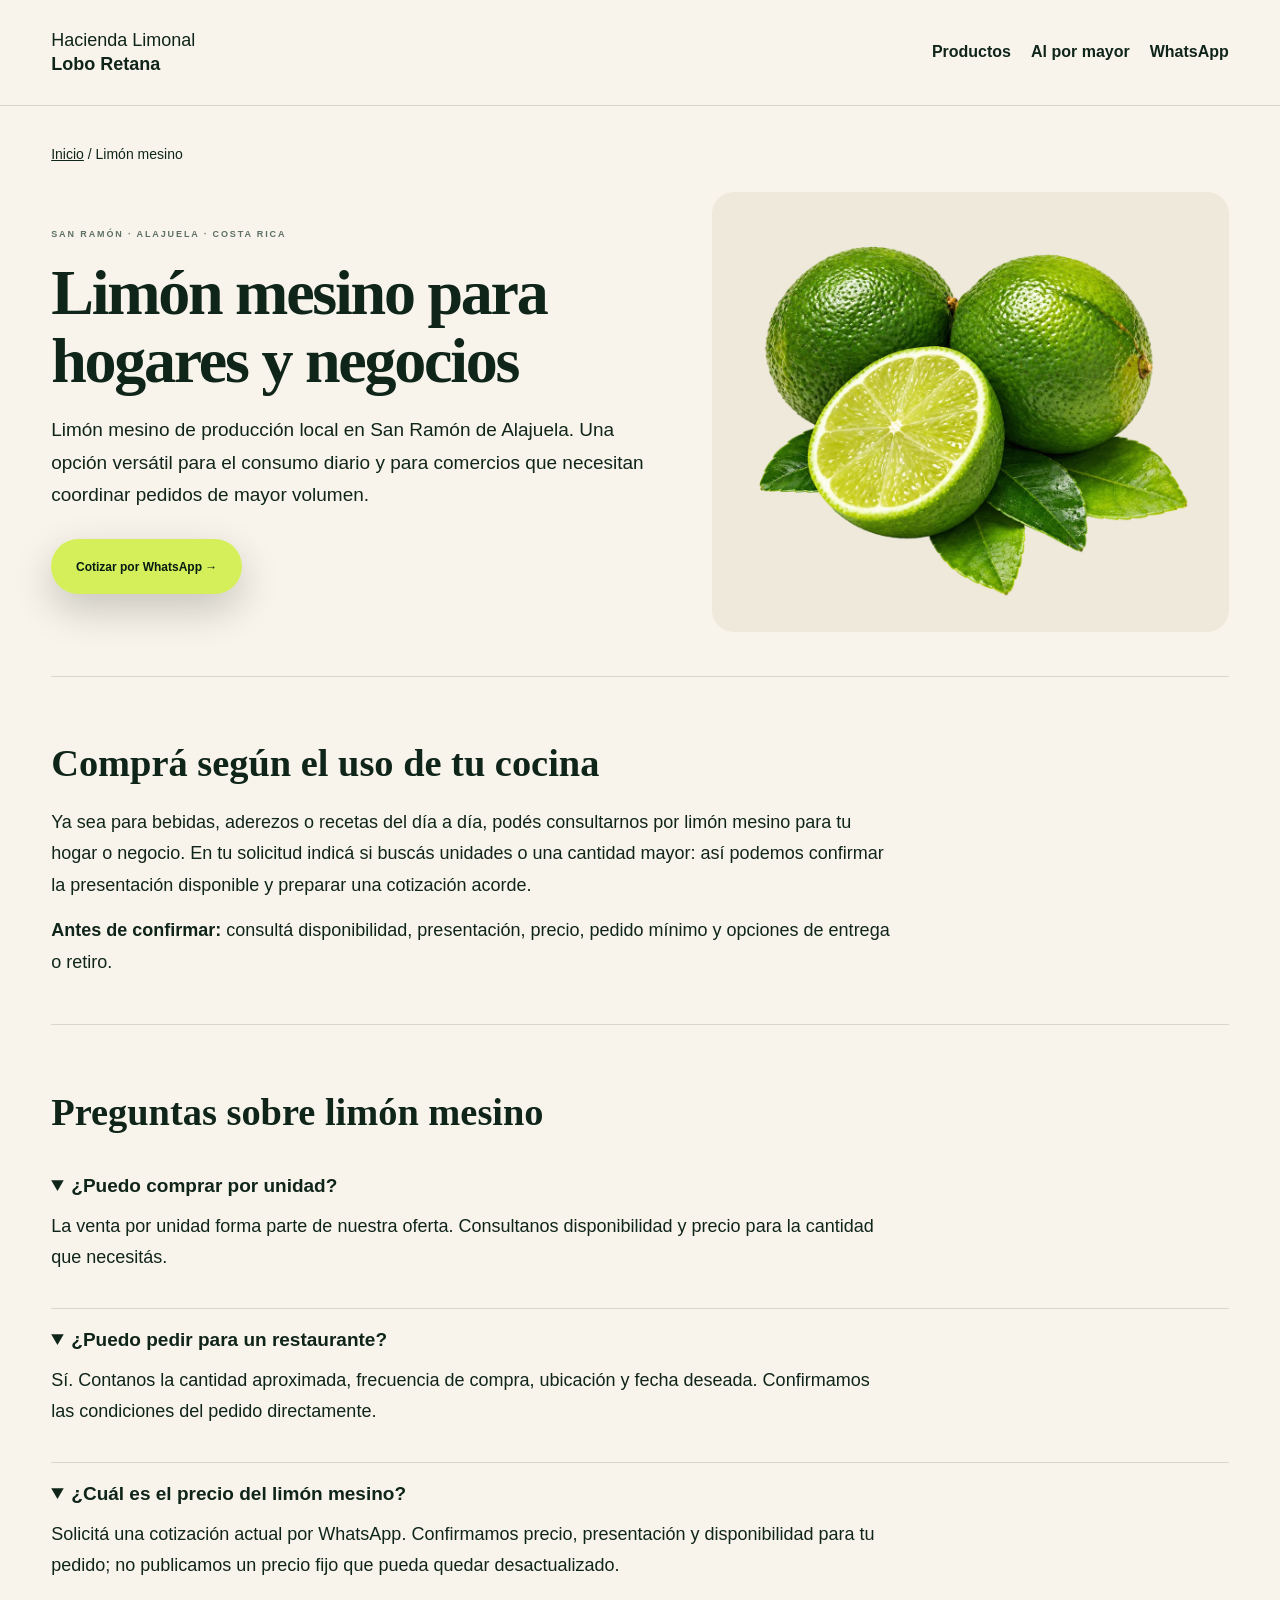
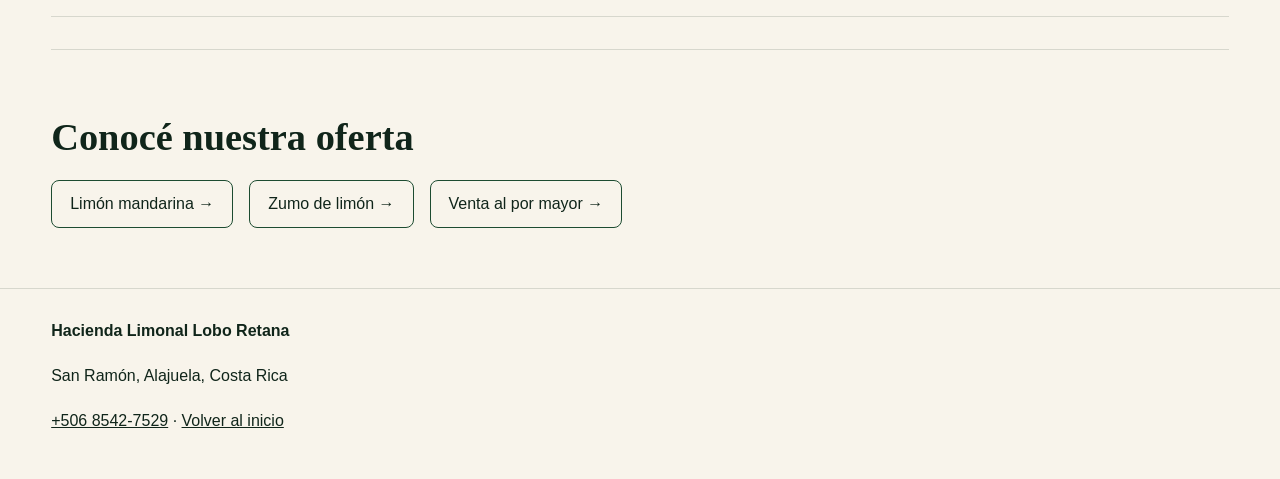
<file: limon-mesino/index.html>
<!doctype html>
<html lang="es">
<head>
<meta charset="utf-8">
<meta name="viewport" content="width=device-width,initial-scale=1">
<title>Venta de limón mesino en Costa Rica | Lobo Retana</title>
<meta name="description" content="Limón mesino de producción local en San Ramón de Alajuela. Una opción versátil para el consumo diario y para comercios que necesitan coordinar pedidos de mayor volumen.">
<meta name="theme-color" content="#0d2c1d">
<link rel="canonical" href="https://limonesloboretana.com/limon-mesino/">
<meta property="og:type" content="website">
<meta property="og:locale" content="es_CR">
<meta property="og:title" content="Venta de limón mesino en Costa Rica | Lobo Retana">
<meta property="og:description" content="Limón mesino de producción local en San Ramón de Alajuela. Una opción versátil para el consumo diario y para comercios que necesitan coordinar pedidos de mayor volumen.">
<meta property="og:url" content="https://limonesloboretana.com/limon-mesino/">
<meta property="og:image" content="https://limonesloboretana.com/assets/mesino-960.webp">
<meta name="twitter:card" content="summary_large_image">
<link rel="stylesheet" href="/styles.css">
<link rel="stylesheet" href="/seo-pages.css">
<script type="application/ld+json">{"@context":"https://schema.org","@graph":[{"@type":"WebPage","@id":"https://limonesloboretana.com/limon-mesino/#webpage","url":"https://limonesloboretana.com/limon-mesino/","name":"Venta de limón mesino en Costa Rica | Lobo Retana","description":"Limón mesino de producción local en San Ramón de Alajuela. Una opción versátil para el consumo diario y para comercios que necesitan coordinar pedidos de mayor volumen.","inLanguage":"es-CR","publisher":{"@id":"https://limonesloboretana.com/#organization"}},{"@type":"BreadcrumbList","itemListElement":[{"@type":"ListItem","position":1,"name":"Inicio","item":"https://limonesloboretana.com/"},{"@type":"ListItem","position":2,"name":"Limón mesino","item":"https://limonesloboretana.com/limon-mesino/"}]}]}</script>
<script src="/script.js" defer></script>
<script async src="https://www.googletagmanager.com/gtm.js?id=GTM-TPG2V5WD"></script>
</head>
<body class="detail-page">
<a class="skip-link" href="#contenido">Saltar al contenido</a>
<header class="detail-header">
<a class="detail-brand" href="/">Hacienda Limonal<br><strong>Lobo Retana</strong></a>
<nav aria-label="Navegación principal"><a href="/#productos">Productos</a><a href="/limones-al-por-mayor/">Al por mayor</a><a href="https://wa.me/50685427529">WhatsApp</a></nav>
</header>
<main id="contenido" class="detail-main">
<nav class="breadcrumbs" aria-label="Ruta de navegación"><a href="/">Inicio</a> / <span aria-current="page">Limón mesino</span></nav>
<section class="detail-hero">
<div><p class="eyebrow">SAN RAMÓN · ALAJUELA · COSTA RICA</p>
<h1>Limón mesino para hogares y negocios</h1><p class="detail-lead">Limón mesino de producción local en San Ramón de Alajuela. Una opción versátil para el consumo diario y para comercios que necesitan coordinar pedidos de mayor volumen.</p>
<a class="button button-lime whatsapp-link" data-message="Hola, quiero cotizar limón mesino. ¿Qué presentaciones y cantidades tienen disponibles?" href="https://wa.me/50685427529?text=Hola%2C%20quiero%20cotizar%20lim%C3%B3n%20mesino.%20%C2%BFQu%C3%A9%20presentaciones%20y%20cantidades%20tienen%20disponibles%3F">Cotizar por WhatsApp →</a></div>
<img width="960" height="960" src="/assets/mesino-960.webp" srcset="/assets/mesino-480.webp 480w, /assets/mesino-960.webp 960w" sizes="(max-width: 760px) 90vw, 40vw" alt="Limón mesino" fetchpriority="high">
</section>
<section class="detail-info"><h2>Comprá según el uso de tu cocina</h2><p>Ya sea para bebidas, aderezos o recetas del día a día, podés consultarnos por limón mesino para tu hogar o negocio. En tu solicitud indicá si buscás unidades o una cantidad mayor: así podemos confirmar la presentación disponible y preparar una cotización acorde.</p>
<p><strong>Antes de confirmar:</strong> consultá disponibilidad, presentación, precio, pedido mínimo y opciones de entrega o retiro.</p></section>
<section class="detail-faq"><h2>Preguntas sobre limón mesino</h2>
<details open><summary>¿Puedo comprar por unidad?</summary><p>La venta por unidad forma parte de nuestra oferta. Consultanos disponibilidad y precio para la cantidad que necesitás.</p></details>
<details open><summary>¿Puedo pedir para un restaurante?</summary><p>Sí. Contanos la cantidad aproximada, frecuencia de compra, ubicación y fecha deseada. Confirmamos las condiciones del pedido directamente.</p></details>
<details open><summary>¿Cuál es el precio del limón mesino?</summary><p>Solicitá una cotización actual por WhatsApp. Confirmamos precio, presentación y disponibilidad para tu pedido; no publicamos un precio fijo que pueda quedar desactualizado.</p></details>
</section>
<section class="detail-related"><h2>Conocé nuestra oferta</h2><nav aria-label="Productos relacionados"><a href="/limon-mandarina/">Limón mandarina →</a><a href="/zumo-de-limon/">Zumo de limón →</a><a href="/limones-al-por-mayor/">Venta al por mayor →</a></nav></section>
</main>
<footer class="detail-footer"><strong>Hacienda Limonal Lobo Retana</strong><p>San Ramón, Alajuela, Costa Rica</p><p><a href="tel:+50685427529">+506 8542-7529</a> · <a href="/">Volver al inicio</a></p></footer>
</body>
</html>
</file>
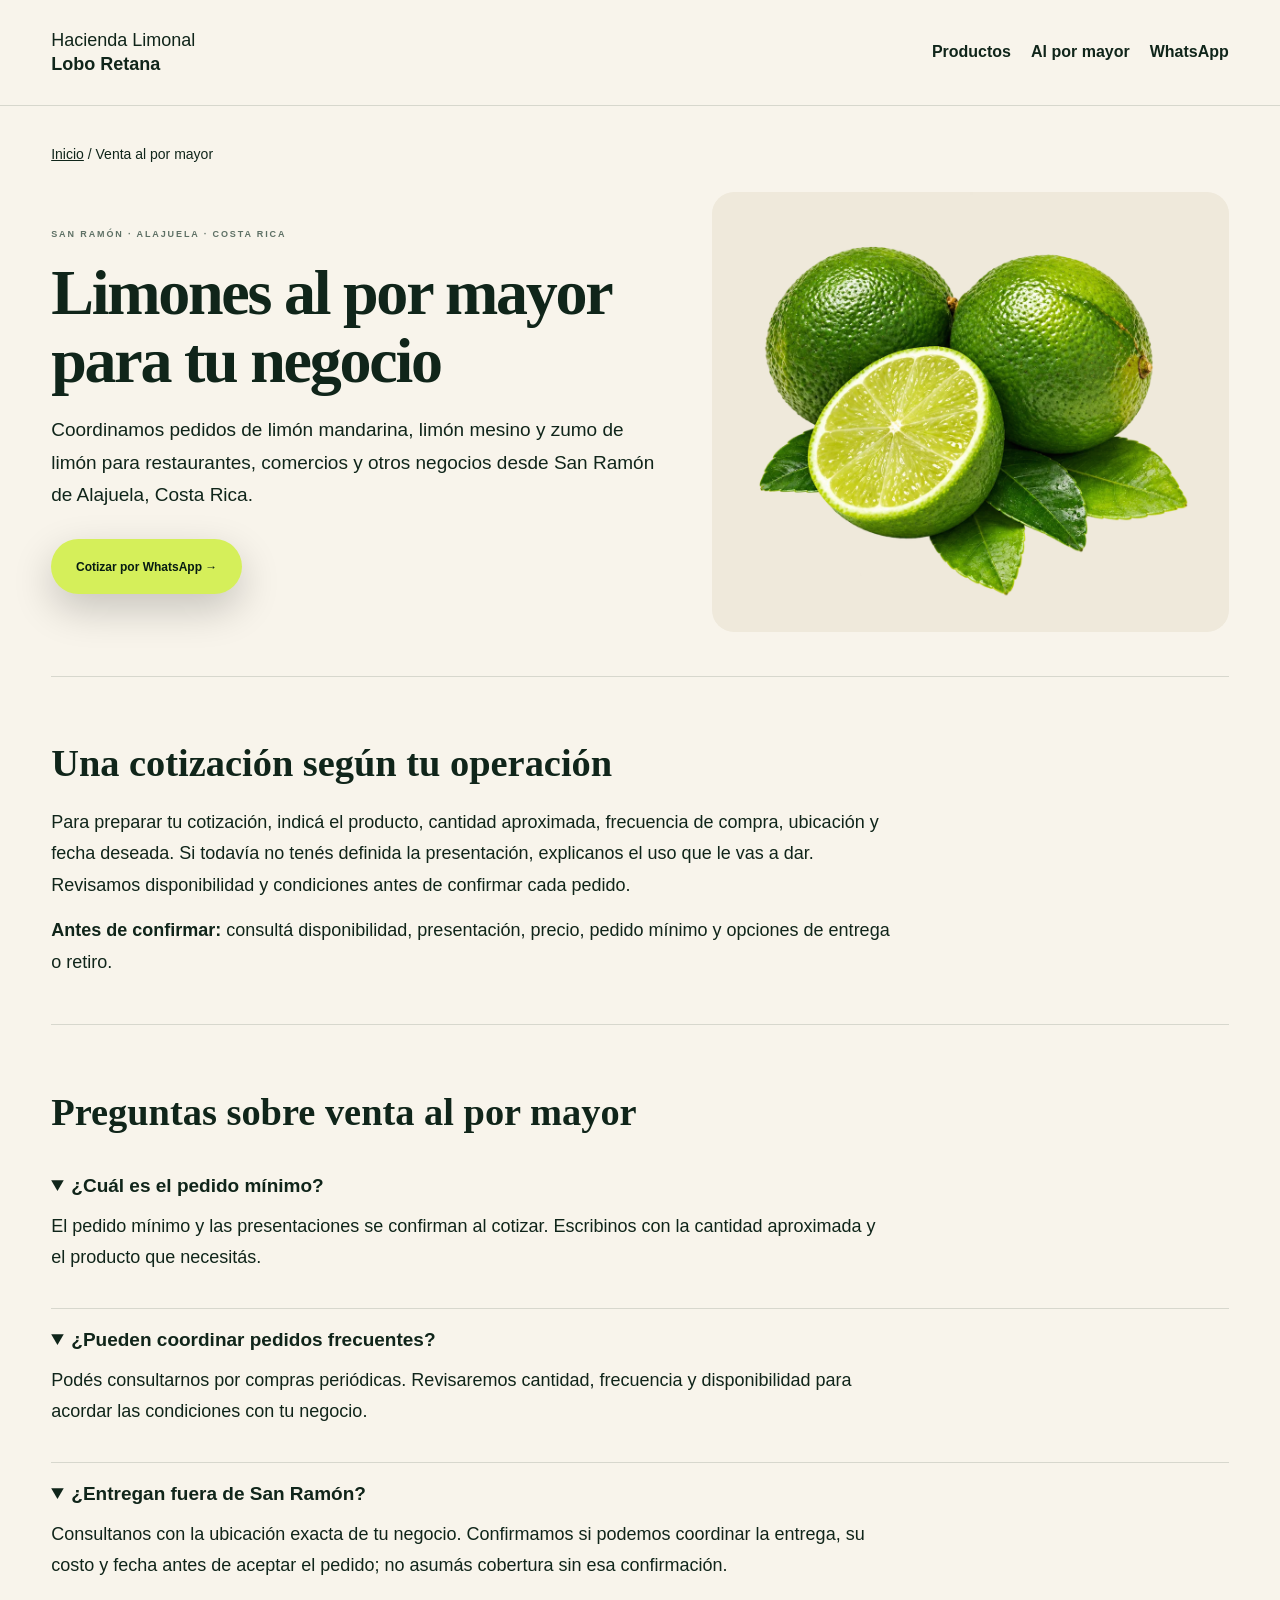
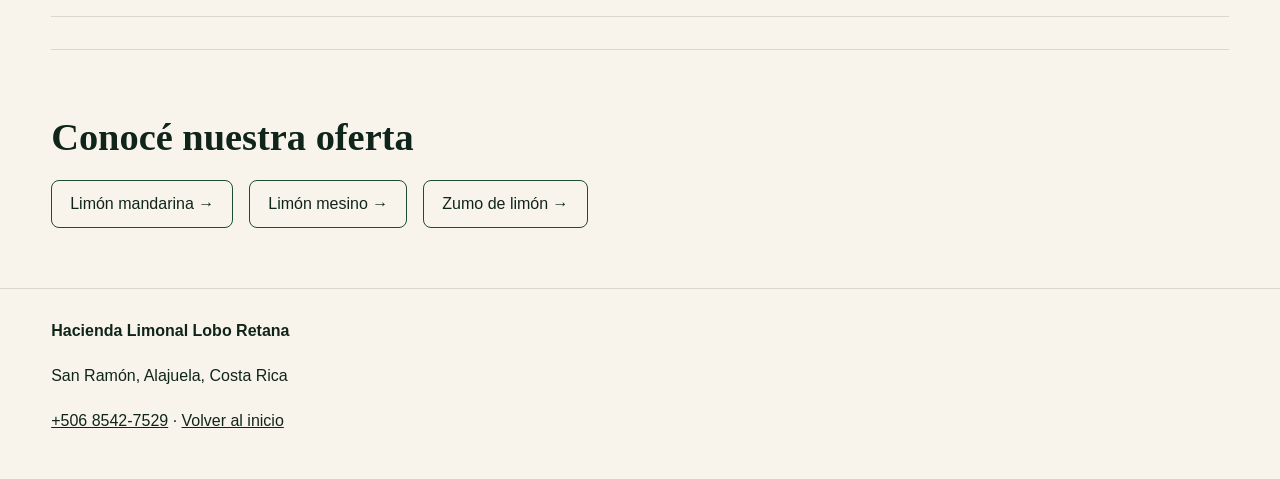
<file: limones-al-por-mayor/index.html>
<!doctype html>
<html lang="es">
<head>
<meta charset="utf-8">
<meta name="viewport" content="width=device-width,initial-scale=1">
<title>Limones al por mayor en Costa Rica | Lobo Retana</title>
<meta name="description" content="Coordinamos pedidos de limón mandarina, limón mesino y zumo de limón para restaurantes, comercios y otros negocios desde San Ramón de Alajuela, Costa Rica.">
<meta name="theme-color" content="#0d2c1d">
<link rel="canonical" href="https://limonesloboretana.com/limones-al-por-mayor/">
<meta property="og:type" content="website">
<meta property="og:locale" content="es_CR">
<meta property="og:title" content="Limones al por mayor en Costa Rica | Lobo Retana">
<meta property="og:description" content="Coordinamos pedidos de limón mandarina, limón mesino y zumo de limón para restaurantes, comercios y otros negocios desde San Ramón de Alajuela, Costa Rica.">
<meta property="og:url" content="https://limonesloboretana.com/limones-al-por-mayor/">
<meta property="og:image" content="https://limonesloboretana.com/assets/mesino-960.webp">
<meta name="twitter:card" content="summary_large_image">
<link rel="stylesheet" href="/styles.css">
<link rel="stylesheet" href="/seo-pages.css">
<script type="application/ld+json">{"@context":"https://schema.org","@graph":[{"@type":"WebPage","@id":"https://limonesloboretana.com/limones-al-por-mayor/#webpage","url":"https://limonesloboretana.com/limones-al-por-mayor/","name":"Limones al por mayor en Costa Rica | Lobo Retana","description":"Coordinamos pedidos de limón mandarina, limón mesino y zumo de limón para restaurantes, comercios y otros negocios desde San Ramón de Alajuela, Costa Rica.","inLanguage":"es-CR","publisher":{"@id":"https://limonesloboretana.com/#organization"}},{"@type":"BreadcrumbList","itemListElement":[{"@type":"ListItem","position":1,"name":"Inicio","item":"https://limonesloboretana.com/"},{"@type":"ListItem","position":2,"name":"Venta al por mayor","item":"https://limonesloboretana.com/limones-al-por-mayor/"}]}]}</script>
<script src="/script.js" defer></script>
<script async src="https://www.googletagmanager.com/gtm.js?id=GTM-TPG2V5WD"></script>
</head>
<body class="detail-page">
<a class="skip-link" href="#contenido">Saltar al contenido</a>
<header class="detail-header">
<a class="detail-brand" href="/">Hacienda Limonal<br><strong>Lobo Retana</strong></a>
<nav aria-label="Navegación principal"><a href="/#productos">Productos</a><a href="/limones-al-por-mayor/">Al por mayor</a><a href="https://wa.me/50685427529">WhatsApp</a></nav>
</header>
<main id="contenido" class="detail-main">
<nav class="breadcrumbs" aria-label="Ruta de navegación"><a href="/">Inicio</a> / <span aria-current="page">Venta al por mayor</span></nav>
<section class="detail-hero">
<div><p class="eyebrow">SAN RAMÓN · ALAJUELA · COSTA RICA</p>
<h1>Limones al por mayor para tu negocio</h1><p class="detail-lead">Coordinamos pedidos de limón mandarina, limón mesino y zumo de limón para restaurantes, comercios y otros negocios desde San Ramón de Alajuela, Costa Rica.</p>
<a class="button button-lime whatsapp-link" data-message="Hola, quiero cotizar un pedido al por mayor. Mi negocio necesita información de productos, cantidades, entrega y precios." href="https://wa.me/50685427529?text=Hola%2C%20quiero%20cotizar%20un%20pedido%20al%20por%20mayor.%20Mi%20negocio%20necesita%20informaci%C3%B3n%20de%20productos%2C%20cantidades%2C%20entrega%20y%20precios.">Cotizar por WhatsApp →</a></div>
<img width="960" height="960" src="/assets/mesino-960.webp" srcset="/assets/mesino-480.webp 480w, /assets/mesino-960.webp 960w" sizes="(max-width: 760px) 90vw, 40vw" alt="Limón mesino para pedidos por volumen" fetchpriority="high">
</section>
<section class="detail-info"><h2>Una cotización según tu operación</h2><p>Para preparar tu cotización, indicá el producto, cantidad aproximada, frecuencia de compra, ubicación y fecha deseada. Si todavía no tenés definida la presentación, explicanos el uso que le vas a dar. Revisamos disponibilidad y condiciones antes de confirmar cada pedido.</p>
<p><strong>Antes de confirmar:</strong> consultá disponibilidad, presentación, precio, pedido mínimo y opciones de entrega o retiro.</p></section>
<section class="detail-faq"><h2>Preguntas sobre venta al por mayor</h2>
<details open><summary>¿Cuál es el pedido mínimo?</summary><p>El pedido mínimo y las presentaciones se confirman al cotizar. Escribinos con la cantidad aproximada y el producto que necesitás.</p></details>
<details open><summary>¿Pueden coordinar pedidos frecuentes?</summary><p>Podés consultarnos por compras periódicas. Revisaremos cantidad, frecuencia y disponibilidad para acordar las condiciones con tu negocio.</p></details>
<details open><summary>¿Entregan fuera de San Ramón?</summary><p>Consultanos con la ubicación exacta de tu negocio. Confirmamos si podemos coordinar la entrega, su costo y fecha antes de aceptar el pedido; no asumás cobertura sin esa confirmación.</p></details>
</section>
<section class="detail-related"><h2>Conocé nuestra oferta</h2><nav aria-label="Productos relacionados"><a href="/limon-mandarina/">Limón mandarina →</a><a href="/limon-mesino/">Limón mesino →</a><a href="/zumo-de-limon/">Zumo de limón →</a></nav></section>
</main>
<footer class="detail-footer"><strong>Hacienda Limonal Lobo Retana</strong><p>San Ramón, Alajuela, Costa Rica</p><p><a href="tel:+50685427529">+506 8542-7529</a> · <a href="/">Volver al inicio</a></p></footer>
</body>
</html>
</file>
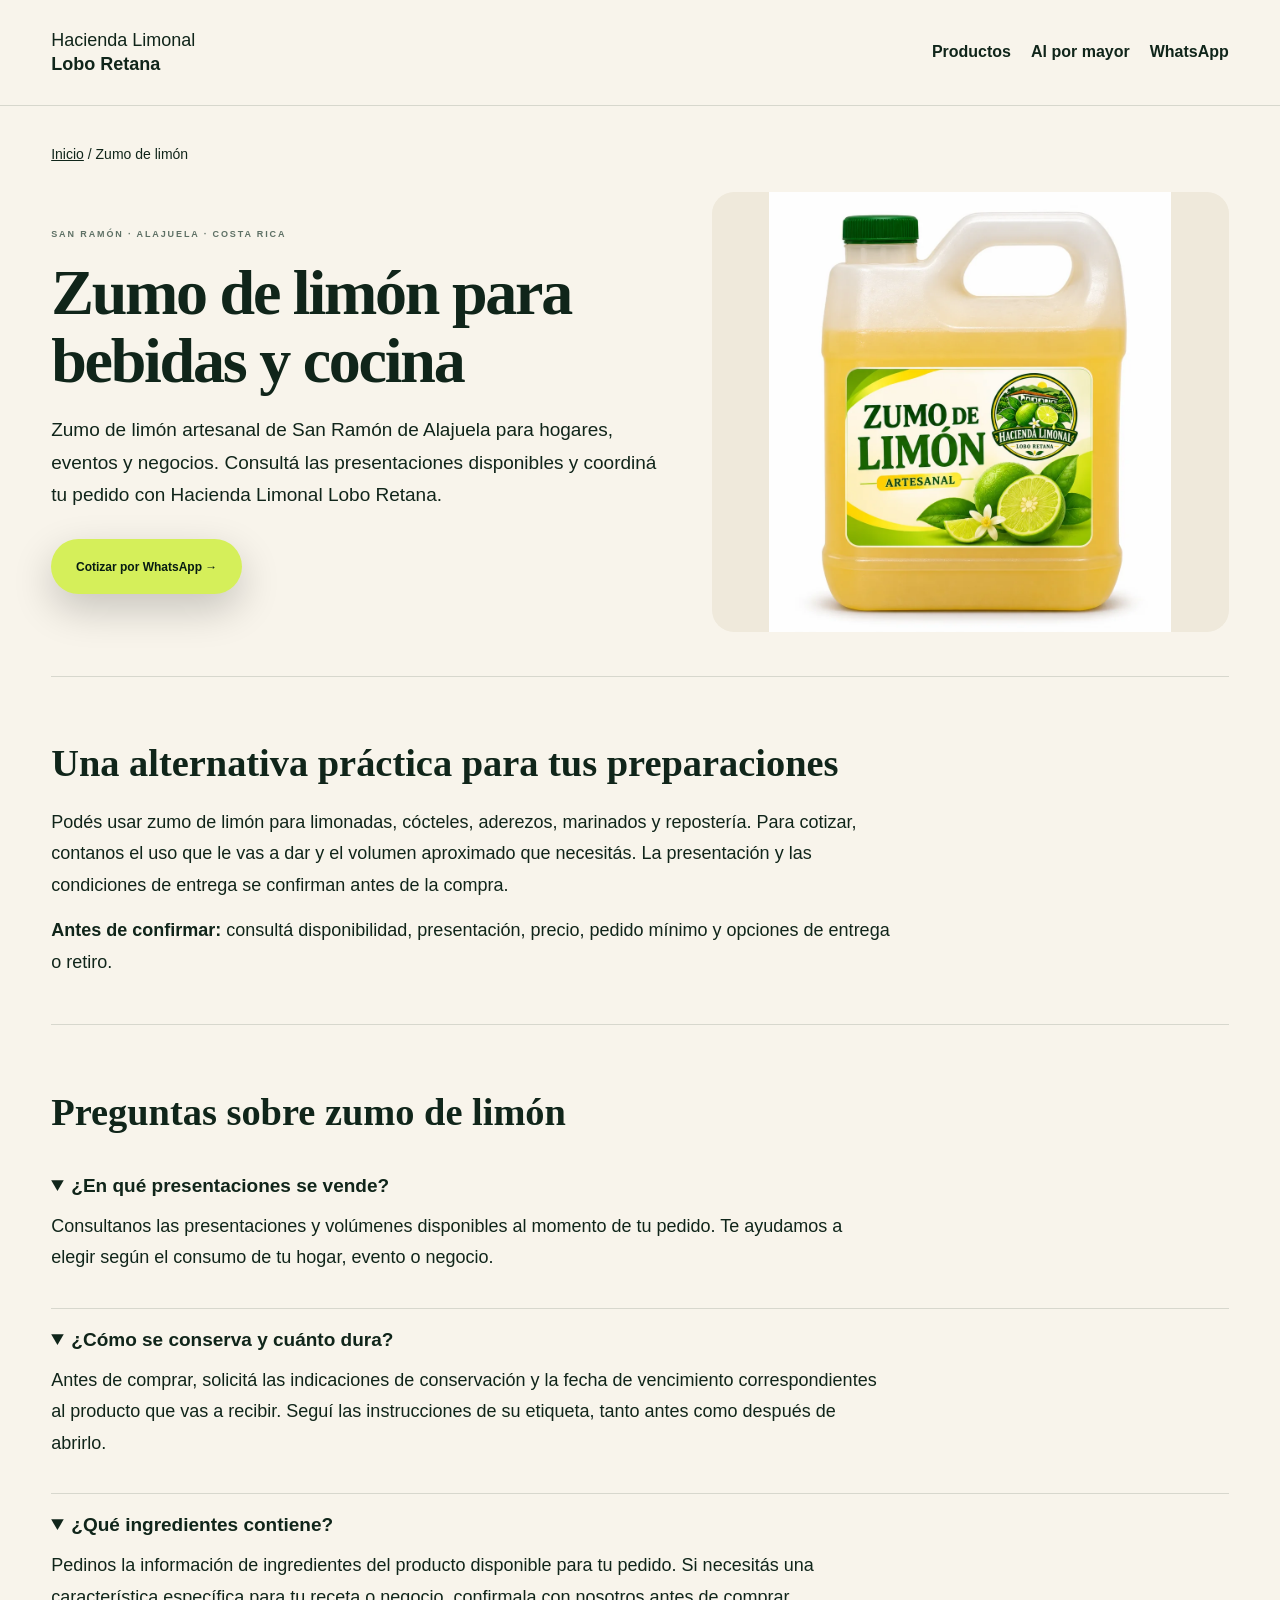
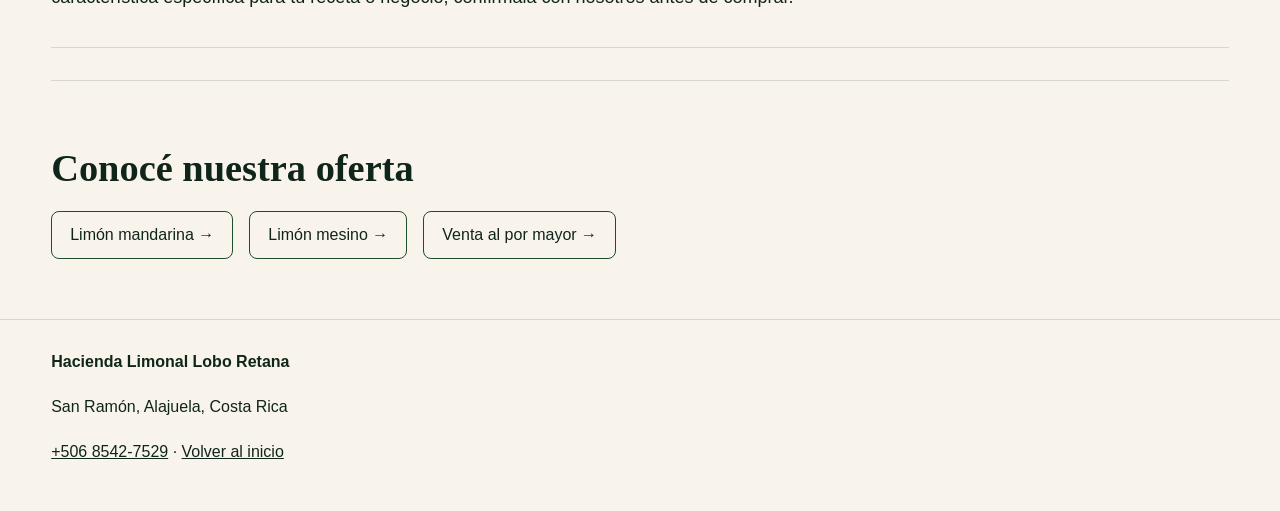
<file: zumo-de-limon/index.html>
<!doctype html>
<html lang="es">
<head>
<meta charset="utf-8">
<meta name="viewport" content="width=device-width,initial-scale=1">
<title>Zumo de limón en Costa Rica | Lobo Retana</title>
<meta name="description" content="Zumo de limón artesanal de San Ramón de Alajuela para hogares, eventos y negocios. Consultá las presentaciones disponibles y coordiná tu pedido con Hacienda Limonal Lobo Retana.">
<meta name="theme-color" content="#0d2c1d">
<link rel="canonical" href="https://limonesloboretana.com/zumo-de-limon/">
<meta property="og:type" content="website">
<meta property="og:locale" content="es_CR">
<meta property="og:title" content="Zumo de limón en Costa Rica | Lobo Retana">
<meta property="og:description" content="Zumo de limón artesanal de San Ramón de Alajuela para hogares, eventos y negocios. Consultá las presentaciones disponibles y coordiná tu pedido con Hacienda Limonal Lobo Retana.">
<meta property="og:url" content="https://limonesloboretana.com/zumo-de-limon/">
<meta property="og:image" content="https://limonesloboretana.com/assets/zumo-960.webp">
<meta name="twitter:card" content="summary_large_image">
<link rel="stylesheet" href="/styles.css">
<link rel="stylesheet" href="/seo-pages.css">
<script type="application/ld+json">{"@context":"https://schema.org","@graph":[{"@type":"WebPage","@id":"https://limonesloboretana.com/zumo-de-limon/#webpage","url":"https://limonesloboretana.com/zumo-de-limon/","name":"Zumo de limón en Costa Rica | Lobo Retana","description":"Zumo de limón artesanal de San Ramón de Alajuela para hogares, eventos y negocios. Consultá las presentaciones disponibles y coordiná tu pedido con Hacienda Limonal Lobo Retana.","inLanguage":"es-CR","publisher":{"@id":"https://limonesloboretana.com/#organization"}},{"@type":"BreadcrumbList","itemListElement":[{"@type":"ListItem","position":1,"name":"Inicio","item":"https://limonesloboretana.com/"},{"@type":"ListItem","position":2,"name":"Zumo de limón","item":"https://limonesloboretana.com/zumo-de-limon/"}]}]}</script>
<script src="/script.js" defer></script>
<script async src="https://www.googletagmanager.com/gtm.js?id=GTM-TPG2V5WD"></script>
</head>
<body class="detail-page">
<a class="skip-link" href="#contenido">Saltar al contenido</a>
<header class="detail-header">
<a class="detail-brand" href="/">Hacienda Limonal<br><strong>Lobo Retana</strong></a>
<nav aria-label="Navegación principal"><a href="/#productos">Productos</a><a href="/limones-al-por-mayor/">Al por mayor</a><a href="https://wa.me/50685427529">WhatsApp</a></nav>
</header>
<main id="contenido" class="detail-main">
<nav class="breadcrumbs" aria-label="Ruta de navegación"><a href="/">Inicio</a> / <span aria-current="page">Zumo de limón</span></nav>
<section class="detail-hero">
<div><p class="eyebrow">SAN RAMÓN · ALAJUELA · COSTA RICA</p>
<h1>Zumo de limón para bebidas y cocina</h1><p class="detail-lead">Zumo de limón artesanal de San Ramón de Alajuela para hogares, eventos y negocios. Consultá las presentaciones disponibles y coordiná tu pedido con Hacienda Limonal Lobo Retana.</p>
<a class="button button-lime whatsapp-link" data-message="Hola, me interesa el zumo de limón. Quisiera conocer presentaciones, ingredientes, conservación y precios." href="https://wa.me/50685427529?text=Hola%2C%20me%20interesa%20el%20zumo%20de%20lim%C3%B3n.%20Quisiera%20conocer%20presentaciones%2C%20ingredientes%2C%20conservaci%C3%B3n%20y%20precios.">Cotizar por WhatsApp →</a></div>
<img width="960" height="1050" src="/assets/zumo-960.webp" srcset="/assets/zumo-480.webp 480w, /assets/zumo-960.webp 960w" sizes="(max-width: 760px) 90vw, 40vw" alt="Zumo de limón" fetchpriority="high">
</section>
<section class="detail-info"><h2>Una alternativa práctica para tus preparaciones</h2><p>Podés usar zumo de limón para limonadas, cócteles, aderezos, marinados y repostería. Para cotizar, contanos el uso que le vas a dar y el volumen aproximado que necesitás. La presentación y las condiciones de entrega se confirman antes de la compra.</p>
<p><strong>Antes de confirmar:</strong> consultá disponibilidad, presentación, precio, pedido mínimo y opciones de entrega o retiro.</p></section>
<section class="detail-faq"><h2>Preguntas sobre zumo de limón</h2>
<details open><summary>¿En qué presentaciones se vende?</summary><p>Consultanos las presentaciones y volúmenes disponibles al momento de tu pedido. Te ayudamos a elegir según el consumo de tu hogar, evento o negocio.</p></details>
<details open><summary>¿Cómo se conserva y cuánto dura?</summary><p>Antes de comprar, solicitá las indicaciones de conservación y la fecha de vencimiento correspondientes al producto que vas a recibir. Seguí las instrucciones de su etiqueta, tanto antes como después de abrirlo.</p></details>
<details open><summary>¿Qué ingredientes contiene?</summary><p>Pedinos la información de ingredientes del producto disponible para tu pedido. Si necesitás una característica específica para tu receta o negocio, confirmala con nosotros antes de comprar.</p></details>
</section>
<section class="detail-related"><h2>Conocé nuestra oferta</h2><nav aria-label="Productos relacionados"><a href="/limon-mandarina/">Limón mandarina →</a><a href="/limon-mesino/">Limón mesino →</a><a href="/limones-al-por-mayor/">Venta al por mayor →</a></nav></section>
</main>
<footer class="detail-footer"><strong>Hacienda Limonal Lobo Retana</strong><p>San Ramón, Alajuela, Costa Rica</p><p><a href="tel:+50685427529">+506 8542-7529</a> · <a href="/">Volver al inicio</a></p></footer>
</body>
</html>
</file>
<file: styles.css>
:root {
  --forest-950: #071b12;
  --forest-900: #0b2619;
  --forest-850: #0d2c1d;
  --forest-800: #123924;
  --forest-700: #1d4c31;

  --olive: #687c34;
  --lime: #d5ef5a;
  --lime-soft: #e6f589;
  --yellow: #e7c95d;
  --gold: #bca66b;

  --cream: #efe9db;
  --cream-deep: #e4dccb;
  --paper: #f8f4eb;
  --paper-bright: #fffdf7;

  --ink: #10251a;
  --muted: #68736b;
  --light-muted: #aebbb2;

  --line: rgba(16, 37, 26, 0.14);
  --line-light: rgba(255, 255, 255, 0.16);

  --display:
    "Iowan Old Style", "Palatino Linotype", "Book Antiqua", Palatino, Georgia,
    "Times New Roman", serif;

  --sans:
    Inter, ui-sans-serif, -apple-system, BlinkMacSystemFont, "Segoe UI",
    Helvetica, Arial, sans-serif;

  --shell: 1320px;
  --gutter: clamp(20px, 4vw, 64px);

  --ease-out: cubic-bezier(0.2, 0.75, 0.25, 1);
  --ease-soft: cubic-bezier(0.22, 0.61, 0.36, 1);

  --shadow-soft: 0 30px 90px rgba(6, 31, 19, 0.12);
  --shadow-dark: 0 35px 100px rgba(0, 0, 0, 0.3);
}

/* =========================================================
   RESET
========================================================= */

*,
*::before,
*::after {
  box-sizing: border-box;
}

html {
  scroll-behavior: smooth;
  scroll-padding-top: 90px;
}

body {
  margin: 0;
  min-width: 280px;
  overflow-x: clip;
  background: var(--paper);
  color: var(--ink);
  font-family: var(--sans);
  -webkit-font-smoothing: antialiased;
  text-rendering: optimizeLegibility;
}

body.menu-open {
  overflow: hidden;
}

img {
  display: block;
  max-width: 100%;
}

a {
  color: inherit;
  text-decoration: none;
}

button,
input,
textarea,
select {
  font: inherit;
}

button,
a {
  -webkit-tap-highlight-color: transparent;
}

button {
  color: inherit;
}

::selection {
  background: var(--lime);
  color: var(--forest-950);
}

:focus-visible {
  outline: 2px solid var(--lime);
  outline-offset: 5px;
}

.skip-link {
  position: fixed;
  z-index: 999;
  top: 10px;
  left: 10px;
  padding: 12px 16px;
  transform: translateY(-180%);
  border-radius: 999px;
  background: var(--lime);
  color: var(--forest-950);
  font-size: 13px;
  font-weight: 800;
}

.skip-link:focus {
  transform: translateY(0);
}

.section-shell {
  width: min(
    var(--shell),
    calc(100% - (var(--gutter) * 2))
  );
  margin-inline: auto;
}

/* =========================================================
   SUBTLE TEXTURE
========================================================= */

.page-noise {
  position: fixed;
  z-index: 9999;
  inset: 0;
  opacity: 0.035;
  pointer-events: none;
  background-image:
    radial-gradient(circle at 20% 20%, #000 0 0.7px, transparent 0.8px),
    radial-gradient(circle at 80% 30%, #000 0 0.6px, transparent 0.8px),
    radial-gradient(circle at 40% 70%, #000 0 0.6px, transparent 0.8px);
  background-size:
    8px 8px,
    11px 11px,
    13px 13px;
  mix-blend-mode: multiply;
}

/* =========================================================
   HEADER
========================================================= */

.site-header {
  position: fixed;
  z-index: 100;
  top: 0;
  right: 0;
  left: 0;
  color: white;
  transition:
    color 300ms var(--ease-soft),
    background-color 300ms var(--ease-soft),
    border-color 300ms var(--ease-soft),
    backdrop-filter 300ms var(--ease-soft);
}

.header-inner {
  width: min(
    calc(var(--shell) + 80px),
    calc(100% - 32px)
  );
  min-height: 92px;
  margin-inline: auto;
  display: grid;
  grid-template-columns: 1fr auto 1fr;
  align-items: center;
  border-bottom: 1px solid rgba(255, 255, 255, 0.2);
}

.site-header.is-scrolled {
  color: var(--ink);
  background: rgba(248, 244, 235, 0.86);
  border-bottom: 1px solid rgba(16, 37, 26, 0.08);
  backdrop-filter: blur(16px);
}

.site-header.is-scrolled .header-inner {
  border-color: transparent;
}

.brand {
  display: inline-flex;
  align-items: center;
  gap: 13px;
  width: max-content;
}

.brand-mark {
  width: 47px;
  height: 47px;
  display: grid;
  place-items: center;
  flex: 0 0 auto;
  border: 1px solid currentColor;
  border-radius: 50%;
}

.brand-mark span {
  font-family: var(--display);
  font-size: 17px;
  font-weight: 700;
  letter-spacing: -0.08em;
}

.brand-copy {
  display: grid;
  gap: 5px;
}

.brand-copy strong {
  font-family: var(--display);
  font-size: 16px;
  font-weight: 500;
  line-height: 0.92;
}

.brand-copy small {
  opacity: 0.66;
  font-size: 8px;
  font-weight: 700;
  letter-spacing: 0.17em;
  text-transform: uppercase;
}

.desktop-nav {
  display: flex;
  align-items: center;
  gap: clamp(24px, 3vw, 44px);
  font-size: 11px;
  font-weight: 700;
  letter-spacing: 0.04em;
}

.desktop-nav a {
  position: relative;
  padding: 13px 0;
}

.desktop-nav a::after {
  content: "";
  position: absolute;
  right: 0;
  bottom: 8px;
  left: 0;
  height: 1px;
  background: currentColor;
  transform: scaleX(0);
  transform-origin: right;
  transition: transform 300ms var(--ease-out);
}

.desktop-nav a:hover::after,
.desktop-nav a:focus-visible::after {
  transform: scaleX(1);
  transform-origin: left;
}

.header-cta {
  justify-self: end;
  min-height: 44px;
  display: inline-flex;
  align-items: center;
  gap: 11px;
  padding: 0 20px;
  border: 1px solid currentColor;
  border-radius: 999px;
  font-size: 11px;
  font-weight: 800;
  transition:
    background-color 220ms var(--ease-soft),
    color 220ms var(--ease-soft);
}

.site-header:not(.is-scrolled) .header-cta:hover {
  background: white;
  color: var(--forest-950);
}

.site-header.is-scrolled .header-cta:hover {
  background: var(--forest-900);
  color: white;
}

.arrow-icon {
  width: 18px;
  height: 18px;
  flex: 0 0 auto;
}

.whatsapp-icon {
  width: 21px;
  height: 21px;
  flex: 0 0 auto;
}

.menu-toggle,
.mobile-nav {
  display: none;
}

/* =========================================================
   HERO
========================================================= */

.hero {
  position: relative;
  min-height: 100svh;
  overflow: hidden;
  background: var(--forest-950);
  color: white;
  isolation: isolate;
}

.hero-media {
  position: absolute;
  z-index: -2;
  inset: 0;
  overflow: hidden;
}

.hero-image {
  position: absolute;
  inset: -4%;
  width: 108%;
  height: 108%;
  max-width: none;
  object-fit: cover;
  object-position: center;
  transform: scale(1.02);
  will-change: transform;
}

.hero-shade {
  position: absolute;
  inset: 0;
  background:
    linear-gradient(
      90deg,
      rgba(5, 24, 15, 0.95) 0%,
      rgba(5, 24, 15, 0.77) 38%,
      rgba(5, 24, 15, 0.28) 70%,
      rgba(5, 24, 15, 0.42) 100%
    ),
    linear-gradient(
      180deg,
      rgba(5, 24, 15, 0.28),
      rgba(5, 24, 15, 0.12) 45%,
      rgba(5, 24, 15, 0.6)
    );
}

.hero-grain {
  position: absolute;
  inset: 0;
  opacity: 0.25;
  background:
    radial-gradient(circle at 60% 20%, rgba(213, 239, 90, 0.13), transparent 28%),
    radial-gradient(circle at 75% 65%, rgba(255, 255, 255, 0.09), transparent 25%);
}

.hero-orbit {
  position: absolute;
  border: 1px solid rgba(255, 255, 255, 0.12);
  border-radius: 50%;
  pointer-events: none;
}

.hero-orbit-one {
  top: 20%;
  right: -10%;
  width: 42vw;
  aspect-ratio: 1;
}

.hero-orbit-two {
  right: 18%;
  bottom: -27%;
  width: 32vw;
  aspect-ratio: 1;
}

.hero-shell {
  position: relative;
  width: min(
    calc(var(--shell) + 80px),
    calc(100% - 32px)
  );
  min-height: 100svh;
  margin-inline: auto;
  display: flex;
  flex-direction: column;
  padding-top: 138px;
  padding-bottom: 42px;
}

.hero-kicker {
  display: flex;
  align-items: center;
  gap: 18px;
  color: rgba(255, 255, 255, 0.7);
  font-size: 9px;
  font-weight: 800;
  letter-spacing: 0.18em;
  text-transform: uppercase;
}

.hero-kicker span {
  width: 33px;
  height: 33px;
  display: grid;
  place-items: center;
  border: 1px solid rgba(255, 255, 255, 0.35);
  border-radius: 50%;
}

.hero-kicker p {
  margin: 0;
}

.hero-title-wrap {
  display: flex;
  align-items: center;
  flex: 1;
  padding-block: 24px;
}

.hero-title {
  width: 100%;
  margin: 0;
  font-family: var(--display);
  font-weight: 400;
  letter-spacing: -0.065em;
}

.hero-line {
  display: block;
  font-size: clamp(74px, 10.2vw, 170px);
  line-height: 0.77;
}

.hero-line-indent {
  padding-left: clamp(60px, 12vw, 220px);
}

.hero-title em {
  color: var(--lime);
  font-weight: 400;
}

.hero-bottom {
  display: grid;
  grid-template-columns: minmax(0, 560px) 1fr;
  gap: 80px;
  align-items: end;
}

.hero-intro > p {
  margin: 0;
  color: rgba(255, 255, 255, 0.72);
  font-size: clamp(15px, 1.25vw, 18px);
  line-height: 1.65;
}

.hero-actions {
  display: flex;
  flex-wrap: wrap;
  align-items: center;
  gap: 26px;
  margin-top: 27px;
}

.button {
  min-height: 55px;
  display: inline-flex;
  align-items: center;
  justify-content: center;
  gap: 11px;
  padding: 0 25px;
  border: 0;
  border-radius: 999px;
  font-size: 12px;
  font-weight: 850;
  transition:
    transform 220ms var(--ease-out),
    background-color 220ms var(--ease-soft),
    box-shadow 220ms var(--ease-soft);
  will-change: transform;
}

.button-lime {
  background: var(--lime);
  color: var(--forest-950);
  box-shadow: 0 15px 40px rgba(0, 0, 0, 0.2);
}

.button-lime:hover {
  background: var(--lime-soft);
  box-shadow: 0 20px 55px rgba(0, 0, 0, 0.28);
}

.button-large {
  min-height: 62px;
  padding-inline: 30px;
}

.hero-text-link,
.light-link {
  display: inline-flex;
  align-items: center;
  gap: 11px;
  font-size: 11px;
  font-weight: 800;
}

.hero-text-link {
  color: white;
}

.hero-text-link .arrow-icon,
.light-link .arrow-icon {
  transition: transform 250ms var(--ease-out);
}

.hero-text-link:hover .arrow-icon,
.light-link:hover .arrow-icon {
  transform: translateX(5px);
}

.hero-meta {
  justify-self: end;
  display: flex;
  gap: 32px;
  padding-bottom: 8px;
  color: rgba(255, 255, 255, 0.6);
  font-size: 9px;
  font-weight: 750;
  letter-spacing: 0.12em;
  text-transform: uppercase;
}

.hero-meta span {
  position: relative;
}

.hero-meta span:not(:last-child)::after {
  content: "";
  position: absolute;
  top: 50%;
  right: -17px;
  width: 3px;
  height: 3px;
  border-radius: 50%;
  background: var(--lime);
}

.scroll-indicator {
  position: absolute;
  right: 0;
  bottom: 39px;
  display: flex;
  align-items: center;
  gap: 13px;
  color: rgba(255, 255, 255, 0.52);
  font-size: 8px;
  font-weight: 800;
  letter-spacing: 0.18em;
  text-transform: uppercase;
  transform: rotate(-90deg) translateY(100%);
  transform-origin: right bottom;
}

.scroll-line {
  width: 65px;
  height: 1px;
  overflow: hidden;
  background: rgba(255, 255, 255, 0.18);
}

.scroll-line::after {
  content: "";
  display: block;
  width: 100%;
  height: 100%;
  background: var(--lime);
  animation: scrollPulse 2.2s ease-in-out infinite;
}

.hero-seal {
  position: absolute;
  top: 24%;
  right: 5%;
  width: 112px;
  aspect-ratio: 1;
  display: grid;
  place-content: center;
  gap: 2px;
  border: 1px solid rgba(255, 255, 255, 0.45);
  border-radius: 50%;
  color: white;
  text-align: center;
  transform: rotate(7deg);
  backdrop-filter: blur(3px);
}

.hero-seal span {
  font-size: 7px;
  font-weight: 850;
  letter-spacing: 0.18em;
  text-transform: uppercase;
}

.hero-seal strong {
  font-family: var(--display);
  color: var(--lime);
  font-size: 32px;
  font-weight: 400;
}

/* =========================================================
   MARQUEE
========================================================= */

.marquee {
  overflow: hidden;
  background: var(--lime);
  color: var(--forest-950);
}

.marquee-track {
  width: max-content;
  display: flex;
  animation: marqueeMove 30s linear infinite;
}

.marquee-group {
  display: flex;
  align-items: center;
  gap: 34px;
  padding: 16px 17px;
  white-space: nowrap;
  font-size: 9px;
  font-weight: 900;
  letter-spacing: 0.18em;
  text-transform: uppercase;
}

.marquee-group i {
  font-style: normal;
}

/* =========================================================
   SHARED TYPOGRAPHY
========================================================= */

.eyebrow {
  display: flex;
  align-items: center;
  gap: 11px;
  margin: 0 0 20px;
  color: #5e7065;
  font-size: 9px;
  font-weight: 850;
  letter-spacing: 0.21em;
  text-transform: uppercase;
}

.eyebrow > span {
  width: 28px;
  height: 1px;
  background: currentColor;
}

.eyebrow-light {
  color: #b9c8be;
}

.display-heading {
  margin: 0;
  font-family: var(--display);
  font-size: clamp(52px, 6.7vw, 104px);
  font-weight: 400;
  line-height: 0.92;
  letter-spacing: -0.055em;
}

.display-heading em {
  color: var(--olive);
  font-weight: 400;
}

/* =========================================================
   EDITORIAL INTRO
========================================================= */

.editorial-intro {
  display: grid;
  grid-template-columns: 0.22fr 1fr 0.55fr;
  gap: clamp(30px, 5vw, 90px);
  align-items: end;
  padding-top: clamp(100px, 12vw, 190px);
  padding-bottom: clamp(90px, 10vw, 150px);
}

.editorial-index {
  align-self: start;
  color: #88928b;
  font-size: 9px;
  font-weight: 800;
  letter-spacing: 0.16em;
  text-transform: uppercase;
}

.editorial-heading .display-heading {
  max-width: 880px;
}

.editorial-copy {
  max-width: 330px;
  margin: 0 0 8px;
  color: var(--muted);
  font-size: 14px;
  line-height: 1.75;
}

/* =========================================================
   PRODUCT STORY
========================================================= */

.product-story {
  width: min(
    calc(var(--shell) + 80px),
    calc(100% - 32px)
  );
  margin-inline: auto;
}

.product-chapter {
  position: relative;
  min-height: 118vh;
  display: grid;
  grid-template-columns: minmax(0, 1.1fr) minmax(360px, 0.72fr);
  gap: clamp(60px, 8vw, 140px);
  align-items: start;
  padding-bottom: 18vh;
}

.product-chapter:last-child {
  padding-bottom: 14vh;
}

.product-sticky {
  position: sticky;
  top: 120px;
}

.product-visual {
  position: relative;
  height: min(72vh, 740px);
  min-height: 560px;
  overflow: hidden;
  border-radius: 6px;
  transform-style: preserve-3d;
  box-shadow: var(--shadow-soft);
  isolation: isolate;
}

.product-background {
  position: absolute;
  inset: 0;
}

.product-mandarina .product-background {
  background:
    radial-gradient(circle at 30% 30%, rgba(233, 242, 198, 0.6), transparent 27%),
    linear-gradient(145deg, #9aac61, #415527);
}

.product-mesino .product-background {
  background:
    radial-gradient(circle at 75% 20%, rgba(255, 244, 179, 0.54), transparent 30%),
    linear-gradient(140deg, #dac86b, #65702e);
}

.product-zumo .product-background {
  background:
    radial-gradient(circle at 70% 30%, rgba(255, 245, 219, 0.55), transparent 30%),
    linear-gradient(140deg, #d9c6a1, #8c7443);
}

/* Show complete product photographs without cropping or color filters. */
.product-image {
  position: absolute;
  top: 12%;
  left: 6%;
  width: 88%;
  height: 76%;
  object-fit: contain;
  object-position: center;
  transform: translateZ(45px);
}

.product-zumo .product-background {
  background: #fff;
}

.product-zumo .product-category {
  background: #0d2c1d;
}

.product-zumo .product-visual-label {
  color: #0d2c1d;
}

.product-zumo .product-number {
  color: rgba(13, 44, 29, 0.18);
}

.product-visual::after {
  content: "";
  position: absolute;
  inset: 0;
  background:
    linear-gradient(180deg, rgba(0, 0, 0, 0.06), transparent 35%),
    linear-gradient(0deg, rgba(5, 22, 14, 0.28), transparent 42%);
  pointer-events: none;
}

.product-number {
  position: absolute;
  z-index: 3;
  left: 26px;
  bottom: -27px;
  color: rgba(255, 255, 255, 0.32);
  font-family: var(--display);
  font-size: clamp(120px, 18vw, 260px);
  line-height: 1;
  letter-spacing: -0.08em;
  transform: translateZ(70px);
}

.product-category {
  position: absolute;
  z-index: 4;
  top: 24px;
  right: 24px;
  padding: 9px 12px;
  border: 1px solid rgba(255, 255, 255, 0.54);
  border-radius: 999px;
  background: rgba(248, 244, 235, 0.14);
  color: white;
  font-size: 8px;
  font-weight: 850;
  letter-spacing: 0.16em;
  text-transform: uppercase;
  backdrop-filter: blur(8px);
  transform: translateZ(80px);
}

.product-visual-label {
  position: absolute;
  z-index: 4;
  right: 26px;
  bottom: 26px;
  color: rgba(255, 255, 255, 0.82);
  font-size: 8px;
  font-weight: 800;
  letter-spacing: 0.15em;
  text-transform: uppercase;
  transform: translateZ(80px);
}

.product-copy {
  padding-top: clamp(130px, 24vh, 260px);
}

.chapter-index {
  margin: 0 0 28px;
  color: #7a887f;
  font-size: 9px;
  font-weight: 850;
  letter-spacing: 0.17em;
  text-transform: uppercase;
}

.product-copy h3 {
  margin: 0;
  font-family: var(--display);
  font-size: clamp(55px, 6.8vw, 98px);
  font-weight: 400;
  line-height: 0.89;
  letter-spacing: -0.055em;
}

.product-description {
  max-width: 540px;
  margin: 30px 0 0;
  color: var(--muted);
  font-size: 16px;
  line-height: 1.8;
}

.product-tags {
  display: flex;
  flex-wrap: wrap;
  gap: 7px;
  margin-top: 27px;
}

.product-tags span {
  padding: 8px 11px;
  border: 1px solid var(--line);
  border-radius: 999px;
  color: #657168;
  font-size: 8px;
  font-weight: 850;
  letter-spacing: 0.08em;
  text-transform: uppercase;
}

.product-link {
  margin-top: 46px;
  display: flex;
  align-items: center;
  justify-content: space-between;
  gap: 20px;
  padding: 17px 0;
  border-top: 1px solid var(--line);
  border-bottom: 1px solid var(--line);
  font-size: 11px;
  font-weight: 850;
}

.link-circle {
  width: 45px;
  height: 45px;
  display: grid;
  place-items: center;
  border-radius: 50%;
  background: var(--forest-900);
  color: white;
  transition:
    background-color 250ms var(--ease-soft),
    transform 250ms var(--ease-out);
}

.product-link:hover .link-circle {
  background: var(--olive);
  transform: rotate(-10deg);
}

/* =========================================================
   ORIGIN
========================================================= */

.origin-section {
  position: relative;
  overflow: hidden;
  background:
    radial-gradient(circle at 0% 0%, rgba(213, 239, 90, 0.09), transparent 27%),
    var(--forest-900);
  color: white;
}

.origin-decoration {
  position: absolute;
  right: -4vw;
  bottom: -20vw;
  color: rgba(255, 255, 255, 0.025);
  font-family: var(--display);
  font-size: 70vw;
  line-height: 1;
  pointer-events: none;
}

.origin-shell {
  position: relative;
  z-index: 2;
  padding-top: clamp(110px, 13vw, 190px);
  padding-bottom: clamp(110px, 13vw, 190px);
}

.origin-heading {
  max-width: 1000px;
}

.origin-heading h2 {
  margin: 0;
  font-family: var(--display);
  font-size: clamp(58px, 8vw, 126px);
  font-weight: 400;
  line-height: 0.87;
  letter-spacing: -0.06em;
}

.origin-heading h2 em {
  display: block;
  margin-left: clamp(40px, 10vw, 150px);
  color: var(--lime);
  font-weight: 400;
}

.origin-layout {
  display: grid;
  grid-template-columns: 0.78fr 1fr;
  gap: clamp(70px, 12vw, 190px);
  margin-top: clamp(70px, 10vw, 140px);
}

.origin-copy > p {
  max-width: 500px;
  margin: 0 0 34px;
  color: #b9c7be;
  font-size: 15px;
  line-height: 1.9;
}

.light-link {
  padding-bottom: 8px;
  border-bottom: 1px solid rgba(213, 239, 90, 0.42);
  color: var(--lime);
}

.process-list {
  margin: 0;
  padding: 0;
  list-style: none;
  border-top: 1px solid var(--line-light);
}

.process-list li {
  display: grid;
  grid-template-columns: 56px 1fr;
  gap: 25px;
  padding: 31px 0;
  border-bottom: 1px solid var(--line-light);
}

.process-number {
  color: var(--lime);
  font-family: var(--display);
  font-size: 22px;
}

.process-list h3 {
  margin: 0 0 9px;
  font-family: var(--display);
  font-size: 29px;
  font-weight: 400;
}

.process-list p {
  max-width: 430px;
  margin: 0;
  color: #9fb0a5;
  font-size: 13px;
  line-height: 1.65;
}

/* =========================================================
   IMAGE BREAK
========================================================= */

.image-break {
  position: relative;
  background: var(--forest-900);
}

.image-break-media {
  height: min(78vw, 880px);
  min-height: 500px;
  overflow: hidden;
  clip-path: inset(8% 6% 8% 6% round 3px);
  transition: clip-path 1.2s var(--ease-out);
}

.image-break-media.is-visible {
  clip-path: inset(0 0 0 0 round 0);
}

.image-break-media img {
  width: 100%;
  height: 110%;
  object-fit: cover;
  object-position: center;
  filter: saturate(0.82);
}

.image-break-caption {
  display: flex;
  justify-content: space-between;
  gap: 30px;
  padding-top: 24px;
  padding-bottom: 24px;
  color: #b5c3b9;
  font-size: 9px;
  font-weight: 800;
  letter-spacing: 0.14em;
  text-transform: uppercase;
}

.image-break-caption p {
  margin: 0;
}

/* =========================================================
   POSSIBILITIES
========================================================= */

.possibilities {
  padding-top: clamp(110px, 12vw, 190px);
  padding-bottom: clamp(110px, 12vw, 190px);
}

.possibilities-heading {
  display: grid;
  grid-template-columns: 1fr 0.38fr;
  gap: 80px;
  align-items: end;
}

.possibilities-heading .display-heading {
  max-width: 920px;
}

.possibilities-copy {
  max-width: 320px;
  margin: 0 0 8px;
  color: var(--muted);
  font-size: 14px;
  line-height: 1.75;
}

.possibility-grid {
  display: grid;
  grid-template-columns: repeat(4, 1fr);
  margin-top: clamp(70px, 8vw, 115px);
  border-top: 1px solid var(--line);
}

.possibility-card {
  min-height: 320px;
  position: relative;
  padding: 27px 26px 28px;
  border-right: 1px solid var(--line);
  transition:
    background-color 260ms var(--ease-soft),
    transform 260ms var(--ease-out);
}

.possibility-card:last-child {
  border-right: 0;
}

.possibility-card:hover {
  background: var(--cream);
  transform: translateY(-5px);
}

.possibility-index {
  color: #879087;
  font-size: 9px;
  font-weight: 850;
}

.possibility-symbol {
  width: 72px;
  height: 72px;
  margin-top: 66px;
  display: grid;
  place-items: center;
  border: 1px solid var(--line);
  border-radius: 50%;
  color: var(--olive);
  font-family: var(--display);
  font-size: 34px;
  transition:
    transform 400ms var(--ease-out),
    background-color 300ms var(--ease-soft);
}

.possibility-card:hover .possibility-symbol {
  transform: rotate(12deg) scale(1.05);
  background: var(--lime);
}

.possibility-card h3 {
  margin: 39px 0 10px;
  font-family: var(--display);
  font-size: 29px;
  font-weight: 400;
}

.possibility-card p {
  max-width: 250px;
  margin: 0;
  color: var(--muted);
  font-size: 13px;
  line-height: 1.65;
}

/* =========================================================
   MANIFESTO
========================================================= */

.manifesto {
  padding: clamp(100px, 12vw, 180px) 0;
  overflow: hidden;
  background: var(--cream);
}

.manifesto-inner {
  display: grid;
  grid-template-columns: 0.25fr 1fr;
  gap: 50px;
  align-items: start;
}

.manifesto-small {
  margin: 13px 0 0;
  color: #7a847e;
  font-size: 8px;
  font-weight: 850;
  letter-spacing: 0.15em;
  text-transform: uppercase;
}

.manifesto-large {
  max-width: 1100px;
  margin: 0;
  font-family: var(--display);
  font-size: clamp(56px, 7.8vw, 120px);
  font-weight: 400;
  line-height: 0.9;
  letter-spacing: -0.06em;
}

.manifesto-large em {
  display: block;
  color: var(--olive);
  font-weight: 400;
}

/* =========================================================
   FAQ
========================================================= */

.faq {
  display: grid;
  grid-template-columns: 0.75fr 1.25fr;
  gap: clamp(70px, 10vw, 160px);
  padding-top: clamp(110px, 12vw, 180px);
  padding-bottom: clamp(110px, 12vw, 180px);
}

.faq-intro .display-heading {
  font-size: clamp(51px, 5.8vw, 88px);
}

.faq-intro > p:last-child {
  max-width: 390px;
  margin: 30px 0 0;
  color: var(--muted);
  font-size: 14px;
  line-height: 1.8;
}

.faq-list {
  border-top: 1px solid var(--line);
}

.faq-list details {
  border-bottom: 1px solid var(--line);
}

.faq-list summary {
  min-height: 95px;
  display: grid;
  grid-template-columns: 1fr 45px;
  gap: 25px;
  align-items: center;
  padding: 22px 0;
  cursor: pointer;
  list-style: none;
  font-family: var(--display);
  font-size: clamp(20px, 2vw, 27px);
}

.faq-list summary::-webkit-details-marker {
  display: none;
}

.faq-list summary i {
  position: relative;
  width: 42px;
  height: 42px;
  border: 1px solid var(--line);
  border-radius: 50%;
}

.faq-list summary i::before,
.faq-list summary i::after {
  content: "";
  position: absolute;
  top: 50%;
  left: 50%;
  width: 12px;
  height: 1px;
  background: var(--olive);
  transform: translate(-50%, -50%);
  transition: transform 220ms var(--ease-out);
}

.faq-list summary i::after {
  transform: translate(-50%, -50%) rotate(90deg);
}

.faq-list details[open] summary i::after {
  transform: translate(-50%, -50%) rotate(0);
}

.faq-answer {
  display: grid;
  grid-template-rows: 0fr;
  transition: grid-template-rows 350ms var(--ease-out);
}

.faq-list details[open] .faq-answer {
  grid-template-rows: 1fr;
}

.faq-answer > p {
  overflow: hidden;
}

.faq-answer p {
  max-width: 650px;
  margin: 0 60px 30px 0;
  color: var(--muted);
  font-size: 14px;
  line-height: 1.75;
}

/* =========================================================
   CONTACT
========================================================= */

.contact {
  position: relative;
  overflow: hidden;
  background: var(--forest-950);
  color: white;
}

.contact-inner {
  min-height: min(86vh, 900px);
  display: grid;
  grid-template-columns: 0.85fr 1fr;
  align-items: center;
  gap: clamp(70px, 9vw, 145px);
  padding-top: 100px;
  padding-bottom: 100px;
}

.contact-art {
  position: relative;
  min-height: 460px;
}

.contact-ring {
  position: absolute;
  border: 1px solid rgba(255, 255, 255, 0.12);
  border-radius: 50%;
}

.contact-ring-one {
  top: 0;
  left: 0;
  width: min(34vw, 470px);
  aspect-ratio: 1;
}

.contact-ring-two {
  top: 72px;
  left: 73px;
  width: min(24vw, 330px);
  aspect-ratio: 1;
  border-color: rgba(213, 239, 90, 0.24);
}

.contact-word {
  position: absolute;
  top: 50%;
  left: 0;
  color: rgba(255, 255, 255, 0.05);
  font-family: var(--display);
  font-size: clamp(100px, 14vw, 210px);
  line-height: 0.8;
  transform: translateY(-50%) rotate(-8deg);
}

.contact-copy h2 {
  max-width: 780px;
  margin: 0;
  font-family: var(--display);
  font-size: clamp(64px, 7.8vw, 120px);
  font-weight: 400;
  line-height: 0.85;
  letter-spacing: -0.06em;
}

.contact-copy h2 em {
  display: block;
  color: var(--lime);
  font-weight: 400;
}

.contact-copy > p:not(.eyebrow) {
  max-width: 500px;
  margin: 32px 0;
  color: #b1c0b6;
  font-size: 15px;
  line-height: 1.8;
}

.contact-note {
  display: block;
  margin-top: 20px;
  color: #71877a;
  font-size: 8px;
  font-weight: 850;
  letter-spacing: 0.15em;
  text-transform: uppercase;
}

/* =========================================================
   FOOTER
========================================================= */

.site-footer {
  background: #06170f;
  color: white;
}

.footer-top {
  display: grid;
  grid-template-columns: 0.85fr 1fr 0.85fr;
  gap: 55px;
  align-items: center;
  padding-top: 70px;
  padding-bottom: 70px;
}

.brand-light .brand-copy small {
  color: #7c9084;
}

.footer-top > p {
  max-width: 420px;
  margin: 0;
  color: #899b90;
  font-size: 13px;
  line-height: 1.75;
  text-align: center;
}

.footer-links {
  justify-self: end;
  display: flex;
  flex-wrap: wrap;
  justify-content: flex-end;
  gap: 14px 24px;
  color: #aebdb4;
  font-size: 10px;
  font-weight: 750;
}

.footer-links a {
  transition: color 180ms ease;
}

.footer-links a:hover {
  color: var(--lime);
}

.footer-bottom {
  display: flex;
  justify-content: space-between;
  gap: 30px;
  padding-top: 22px;
  padding-bottom: 22px;
  border-top: 1px solid rgba(255, 255, 255, 0.08);
  color: #62766a;
  font-size: 8px;
  font-weight: 800;
  letter-spacing: 0.11em;
  text-transform: uppercase;
}

/* =========================================================
   FLOATING WHATSAPP
========================================================= */

.floating-whatsapp {
  position: fixed;
  z-index: 90;
  right: 22px;
  bottom: 22px;
  width: 57px;
  height: 57px;
  display: grid;
  place-items: center;
  border: 1px solid rgba(255, 255, 255, 0.55);
  border-radius: 50%;
  background: #1fa85a;
  color: white;
  box-shadow: 0 18px 42px rgba(8, 51, 28, 0.28);
  transition:
    transform 240ms var(--ease-out),
    box-shadow 240ms var(--ease-soft);
}

.floating-whatsapp:hover {
  transform: translateY(-4px) rotate(4deg);
  box-shadow: 0 25px 55px rgba(8, 51, 28, 0.36);
}

/* =========================================================
   REVEAL ANIMATION
========================================================= */

.reveal,
.reveal-text {
  opacity: 0;
  transform: translateY(28px);
  transition:
    opacity 900ms var(--ease-out),
    transform 900ms var(--ease-out);
}

.reveal-text {
  transform: translateY(45px);
}

.reveal.is-visible,
.reveal-text.is-visible {
  opacity: 1;
  transform: translateY(0);
}

/* =========================================================
   KEYFRAMES
========================================================= */

@keyframes marqueeMove {
  to {
    transform: translateX(-50%);
  }
}

@keyframes scrollPulse {
  0%,
  100% {
    transform: translateX(-100%);
  }

  50% {
    transform: translateX(100%);
  }
}

/* =========================================================
   TABLET / SMALL LAPTOP
========================================================= */

@media (max-width: 1120px) {
  .header-inner {
    grid-template-columns: 1fr auto;
  }

  .desktop-nav {
    display: none;
  }

  .header-cta {
    margin-right: 58px;
  }

  .menu-toggle {
    position: absolute;
    right: 0;
    width: 46px;
    height: 46px;
    display: grid;
    place-content: center;
    gap: 5px;
    padding: 0;
    border: 1px solid currentColor;
    border-radius: 50%;
    background: transparent;
    cursor: pointer;
  }

  .menu-toggle span {
    width: 17px;
    height: 1px;
    background: currentColor;
    transition:
      transform 220ms var(--ease-out),
      opacity 180ms ease;
  }

  .menu-toggle[aria-expanded="true"] span:nth-child(1) {
    transform: translateY(6px) rotate(45deg);
  }

  .menu-toggle[aria-expanded="true"] span:nth-child(2) {
    opacity: 0;
  }

  .menu-toggle[aria-expanded="true"] span:nth-child(3) {
    transform: translateY(-6px) rotate(-45deg);
  }

  .mobile-nav {
    position: fixed;
    z-index: 99;
    top: 0;
    right: 0;
    width: min(520px, 100%);
    height: 100dvh;
    display: flex;
    flex-direction: column;
    padding:
      120px
      clamp(24px, 6vw, 55px)
      42px;
    background: var(--paper);
    color: var(--ink);
    opacity: 0;
    visibility: hidden;
    transform: translateX(100%);
    transition:
      transform 500ms var(--ease-out),
      opacity 400ms var(--ease-soft),
      visibility 0s linear 500ms;
    box-shadow: -30px 0 80px rgba(0, 0, 0, 0.15);
  }

  .mobile-nav.is-open {
    opacity: 1;
    visibility: visible;
    transform: translateX(0);
    transition:
      transform 500ms var(--ease-out),
      opacity 400ms var(--ease-soft);
  }

  .mobile-nav-number {
    margin-bottom: 35px;
    color: #8a958e;
    font-size: 8px;
    font-weight: 850;
    letter-spacing: 0.17em;
    text-transform: uppercase;
  }

  .mobile-nav > a:not(.mobile-order) {
    min-height: 68px;
    display: flex;
    align-items: center;
    justify-content: space-between;
    border-bottom: 1px solid var(--line);
    font-family: var(--display);
    font-size: clamp(28px, 6vw, 40px);
  }

  .mobile-nav > a:not(.mobile-order) > span:last-child {
    font-family: var(--sans);
    font-size: 15px;
  }

  .mobile-order {
    min-height: 55px;
    display: grid;
    place-items: center;
    margin-top: 35px;
    border-radius: 999px;
    background: var(--forest-900);
    color: white;
    font-size: 12px;
    font-weight: 800;
  }

  .mobile-nav p {
    margin: auto 0 0;
    color: #8a958e;
    font-size: 8px;
    font-weight: 800;
    letter-spacing: 0.16em;
    text-transform: uppercase;
  }

  .product-chapter {
    grid-template-columns: 1fr 0.7fr;
    gap: 60px;
  }

  .product-copy h3 {
    font-size: clamp(50px, 7vw, 80px);
  }

  .possibility-grid {
    grid-template-columns: repeat(2, 1fr);
  }

  .possibility-card:nth-child(2) {
    border-right: 0;
  }

  .possibility-card:nth-child(-n + 2) {
    border-bottom: 1px solid var(--line);
  }

  .footer-top {
    grid-template-columns: 1fr 1fr;
  }

  .footer-top > p {
    display: none;
  }
}

/* =========================================================
   TABLET PORTRAIT
========================================================= */

@media (max-width: 860px) {
  .hero-line {
    font-size: clamp(70px, 14vw, 115px);
  }

  .hero-line-indent {
    padding-left: 6vw;
  }

  .hero-bottom {
    grid-template-columns: 1fr;
    gap: 36px;
  }

  .hero-meta {
    justify-self: start;
  }

  .hero-seal {
    top: 24%;
    right: 0;
    width: 95px;
  }

  .editorial-intro {
    grid-template-columns: 1fr;
    gap: 25px;
  }

  .editorial-index {
    margin-bottom: 18px;
  }

  .editorial-copy {
    max-width: 480px;
  }

  .product-chapter {
    min-height: auto;
    grid-template-columns: 1fr;
    gap: 50px;
    padding-bottom: 120px;
  }

  .product-sticky {
    position: relative;
    top: auto;
  }

  .product-visual {
    height: min(78vw, 620px);
    min-height: 480px;
  }

  .product-copy {
    max-width: 620px;
    padding-top: 0;
  }

  .origin-layout {
    grid-template-columns: 1fr;
  }

  .origin-copy {
    max-width: 600px;
  }

  .possibilities-heading {
    grid-template-columns: 1fr;
    gap: 30px;
  }

  .manifesto-inner {
    grid-template-columns: 1fr;
  }

  .faq {
    grid-template-columns: 1fr;
    gap: 70px;
  }

  .contact-inner {
    grid-template-columns: 0.65fr 1fr;
    gap: 50px;
  }

  .contact-art {
    min-height: 350px;
  }
}

/* =========================================================
   MOBILE
========================================================= */

@media (max-width: 680px) {
  :root {
    --gutter: 16px;
  }

  html {
    scroll-padding-top: 74px;
  }

  .header-inner {
    width: calc(100% - 28px);
    min-height: 74px;
  }

  .brand-mark {
    width: 41px;
    height: 41px;
  }

  .brand-copy strong {
    font-size: 13px;
  }

  .brand-copy small {
    display: none;
  }

  .header-cta {
    display: none;
  }

  .menu-toggle {
    right: 0;
    width: 42px;
    height: 42px;
  }

  .hero-shell {
    width: calc(100% - 28px);
    min-height: 100svh;
    padding-top: 103px;
    padding-bottom: 28px;
  }

  .hero-media .hero-image {
    inset: 0;
    width: 100%;
    height: 100%;
    object-position: 60% center;
  }

  .hero-shade {
    background:
      linear-gradient(
        180deg,
        rgba(4, 22, 14, 0.74) 0%,
        rgba(4, 22, 14, 0.64) 45%,
        rgba(4, 22, 14, 0.9) 100%
      ),
      linear-gradient(
        90deg,
        rgba(4, 22, 14, 0.5),
        rgba(4, 22, 14, 0.12)
      );
  }

  .hero-kicker {
    font-size: 7px;
  }

  .hero-kicker span {
    width: 29px;
    height: 29px;
  }

  .hero-title-wrap {
    padding-block: 50px 35px;
  }

  .hero-line {
    font-size: clamp(60px, 19vw, 92px);
    line-height: 0.82;
  }

  .hero-line-indent {
    padding-left: 0;
  }

  .hero-title em {
    display: inline-block;
  }

  .hero-intro > p {
    max-width: 94%;
    font-size: 14px;
  }

  .hero-actions {
    display: grid;
    gap: 15px;
  }

  .hero-actions .button {
    width: 100%;
  }

  .hero-text-link {
    min-height: 44px;
  }

  .hero-meta {
    display: grid;
    grid-template-columns: 1fr 1fr;
    gap: 13px 20px;
    font-size: 7px;
  }

  .hero-meta span:not(:last-child)::after {
    display: none;
  }

  .hero-meta span:last-child {
    grid-column: 1 / -1;
  }

  .hero-seal {
    top: 18%;
    right: -3px;
    width: 78px;
  }

  .hero-seal strong {
    font-size: 24px;
  }

  .hero-seal span {
    font-size: 5px;
  }

  .scroll-indicator {
    display: none;
  }

  .marquee-group {
    gap: 24px;
  }

  .display-heading {
    font-size: clamp(49px, 15vw, 73px);
  }

  .editorial-intro {
    padding-top: 85px;
    padding-bottom: 80px;
  }

  .product-story {
    width: calc(100% - 28px);
  }

  .product-chapter {
    gap: 36px;
    padding-bottom: 95px;
  }

  .product-visual {
    height: 112vw;
    min-height: 390px;
    max-height: 540px;
  }

  .product-number {
    left: 14px;
    bottom: -10px;
    font-size: 42vw;
  }

  .product-category {
    top: 14px;
    right: 14px;
  }

  .product-visual-label {
    right: 14px;
    bottom: 14px;
  }

  .product-copy h3 {
    font-size: clamp(53px, 16vw, 78px);
  }

  .product-description {
    margin-top: 23px;
    font-size: 14px;
  }

  .product-link {
    margin-top: 34px;
  }

  .origin-shell {
    padding-top: 85px;
    padding-bottom: 85px;
  }

  .origin-heading h2 {
    font-size: clamp(57px, 16vw, 79px);
  }

  .origin-heading h2 em {
    margin-left: 0;
  }

  .origin-layout {
    gap: 60px;
    margin-top: 65px;
  }

  .process-list li {
    grid-template-columns: 42px 1fr;
    gap: 16px;
  }

  .image-break-media {
    height: 125vw;
    min-height: 430px;
  }

  .image-break-caption {
    flex-direction: column;
    gap: 9px;
  }

  .possibilities {
    padding-top: 85px;
    padding-bottom: 90px;
  }

  .possibility-grid {
    grid-template-columns: 1fr;
    margin-top: 58px;
  }

  .possibility-card {
    min-height: 245px;
    padding-inline: 7px;
    border-right: 0;
    border-bottom: 1px solid var(--line);
  }

  .possibility-card:last-child {
    border-bottom: 0;
  }

  .possibility-symbol {
    width: 60px;
    height: 60px;
    margin-top: 38px;
    font-size: 27px;
  }

  .possibility-card h3 {
    margin-top: 29px;
  }

  .manifesto {
    padding-top: 85px;
    padding-bottom: 85px;
  }

  .manifesto-large {
    font-size: clamp(51px, 15vw, 74px);
  }

  .faq {
    gap: 55px;
    padding-top: 90px;
    padding-bottom: 95px;
  }

  .faq-list summary {
    min-height: 82px;
    grid-template-columns: 1fr 38px;
    gap: 14px;
    font-size: 19px;
  }

  .faq-list summary i {
    width: 36px;
    height: 36px;
  }

  .faq-answer p {
    margin-right: 0;
  }

  .contact-inner {
    min-height: auto;
    grid-template-columns: 1fr;
    gap: 30px;
    padding-top: 80px;
    padding-bottom: 85px;
  }

  .contact-art {
    min-height: 210px;
  }

  .contact-ring-one {
    width: 210px;
  }

  .contact-ring-two {
    top: 35px;
    left: 35px;
    width: 140px;
  }

  .contact-word {
    font-size: 100px;
  }

  .contact-copy h2 {
    font-size: clamp(61px, 17vw, 86px);
  }

  .button-large {
    width: 100%;
  }

  .footer-top {
    grid-template-columns: 1fr;
    gap: 38px;
    padding-top: 55px;
    padding-bottom: 50px;
  }

  .footer-links {
    justify-self: start;
    justify-content: flex-start;
    display: grid;
    gap: 15px;
  }

  .footer-bottom {
    flex-direction: column;
    align-items: flex-start;
    padding-right: 80px;
  }

  .floating-whatsapp {
    right: max(15px, env(safe-area-inset-right));
    bottom: max(15px, env(safe-area-inset-bottom));
    width: 54px;
    height: 54px;
  }
}

/* =========================================================
   VERY SMALL MOBILE
========================================================= */

@media (max-width: 350px) {
  .hero-line {
    font-size: 54px;
  }

  .hero-seal {
    display: none;
  }

  .hero-intro > p {
    max-width: 100%;
  }

  .product-copy h3,
  .origin-heading h2,
  .contact-copy h2 {
    overflow-wrap: anywhere;
  }

  .button {
    padding-inline: 17px;
    font-size: 11px;
  }
}

/* =========================================================
   POINTER EFFECTS
========================================================= */

@media (hover: hover) and (pointer: fine) {
  .tilt-card {
    transition:
      transform 220ms var(--ease-out),
      box-shadow 260ms var(--ease-soft);
  }

  .tilt-card:hover {
    box-shadow: 0 45px 110px rgba(5, 32, 19, 0.18);
  }
}

/* =========================================================
   REDUCED MOTION
========================================================= */

@media (prefers-reduced-motion: reduce) {
  html {
    scroll-behavior: auto;
  }

  *,
  *::before,
  *::after {
    scroll-behavior: auto !important;
    animation-duration: 0.01ms !important;
    animation-iteration-count: 1 !important;
    transition-duration: 0.01ms !important;
  }

  .reveal,
  .reveal-text {
    opacity: 1;
    transform: none;
  }

  .hero-image {
    transform: none !important;
  }

  .image-break-media {
    clip-path: none;
  }

  .marquee-track {
    animation: none;
  }
}
</file>
<file: seo-pages.css>
/* Search landing pages share the original site palette and typography. */
.seo-hero-title{font-size:clamp(40px,6vw,88px);line-height:1.08;letter-spacing:-.04em;max-width:1100px}
.seo-detail-link{display:inline-block;margin:12px 0 22px;text-decoration:underline;text-underline-offset:5px;font-weight:600}
.seo-contact{padding-block:40px;border-bottom:1px solid var(--line)}
.seo-contact h2{font-family:var(--display);font-size:clamp(26px,3vw,38px)}
.seo-contact p{margin-block:12px}
.seo-contact a{text-decoration:underline}
.detail-header,.detail-main,.detail-footer{max-width:1320px;margin:auto;padding:28px var(--gutter)}
.detail-header{display:flex;justify-content:space-between;gap:24px;align-items:center;border-bottom:1px solid var(--line)}
.detail-brand{font-size:18px;line-height:1.35}
.detail-header nav{display:flex;flex-wrap:wrap;gap:20px;font-weight:600}
.detail-header nav a{padding-block:12px}
.breadcrumbs{font-size:14px;margin:12px 0 30px}
.breadcrumbs a{text-decoration:underline}
.detail-hero{display:grid;grid-template-columns:1.2fr 1fr;gap:40px;align-items:center;padding-bottom:44px}
.detail-hero h1{font-family:var(--display);font-size:clamp(38px,5vw,72px);line-height:1.06;letter-spacing:-.035em;margin:20px 0}
.detail-lead{font-size:19px;line-height:1.7;margin-bottom:28px}
.detail-hero img{width:100%;height:auto;max-height:440px;object-fit:contain;background:var(--cream);border-radius:22px}
.detail-info,.detail-faq,.detail-related{padding-block:32px;border-top:1px solid var(--line)}
.detail-main h2{font-family:var(--display);font-size:clamp(28px,3vw,40px);line-height:1.2;margin-bottom:20px}
.detail-info p,.detail-faq p{max-width:840px;font-size:18px;line-height:1.75;margin:14px 0}
.detail-faq details{padding:20px 0;border-bottom:1px solid var(--line)}
.detail-faq summary{font-weight:650;font-size:19px;cursor:pointer}
.detail-related nav{display:flex;gap:16px;flex-wrap:wrap}
.detail-related a{border:1px solid var(--forest-700);padding:14px 18px;border-radius:8px}
.detail-footer{border-top:1px solid var(--line);line-height:1.8}
.detail-footer a{text-decoration:underline}
@media(max-width:760px){.detail-header{align-items:flex-start;flex-direction:column}.detail-header nav{gap:16px}.detail-hero{grid-template-columns:1fr;gap:24px}.detail-hero img{max-height:300px}.detail-hero .button{white-space:normal;line-height:1.4}.detail-lead{font-size:18px}.detail-related nav{flex-direction:column}}
/* Essential content stays readable if JavaScript is unavailable. */
@media(prefers-reduced-motion:reduce){html{scroll-behavior:auto}}
</file>
